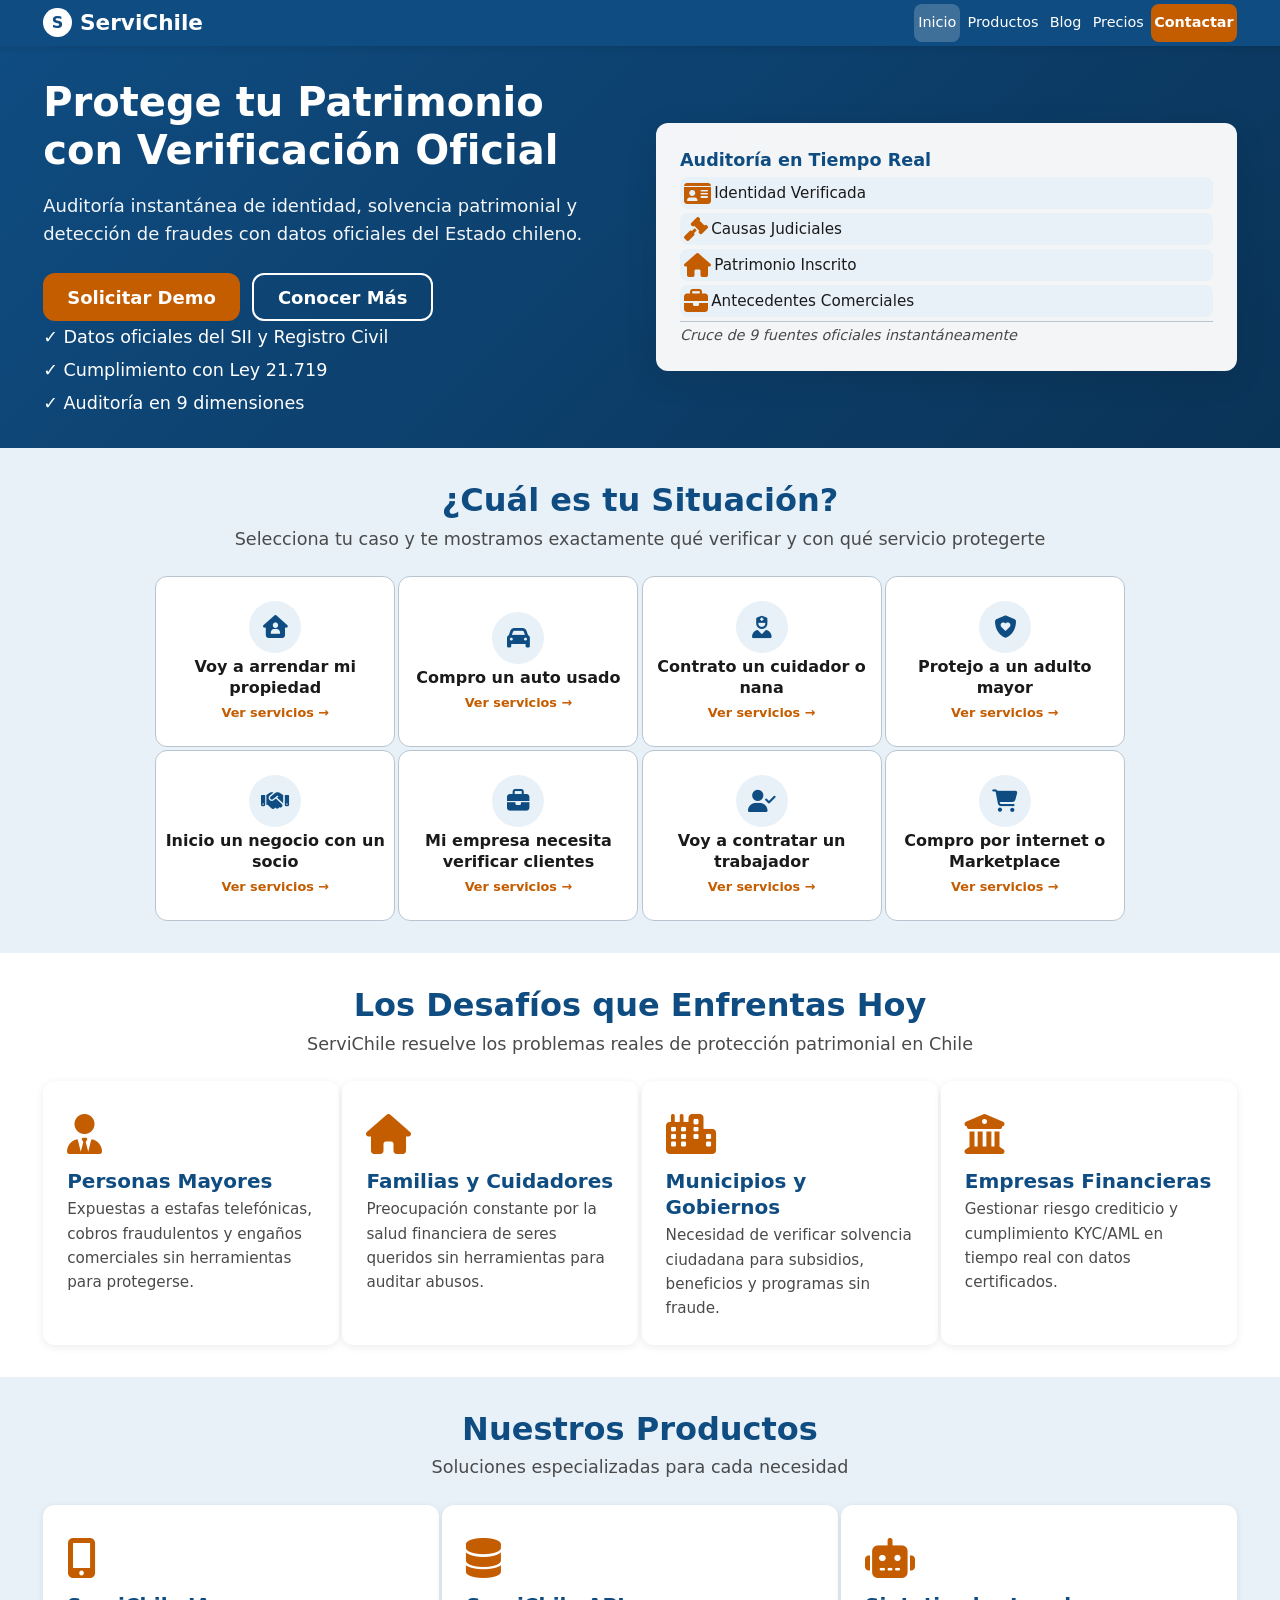
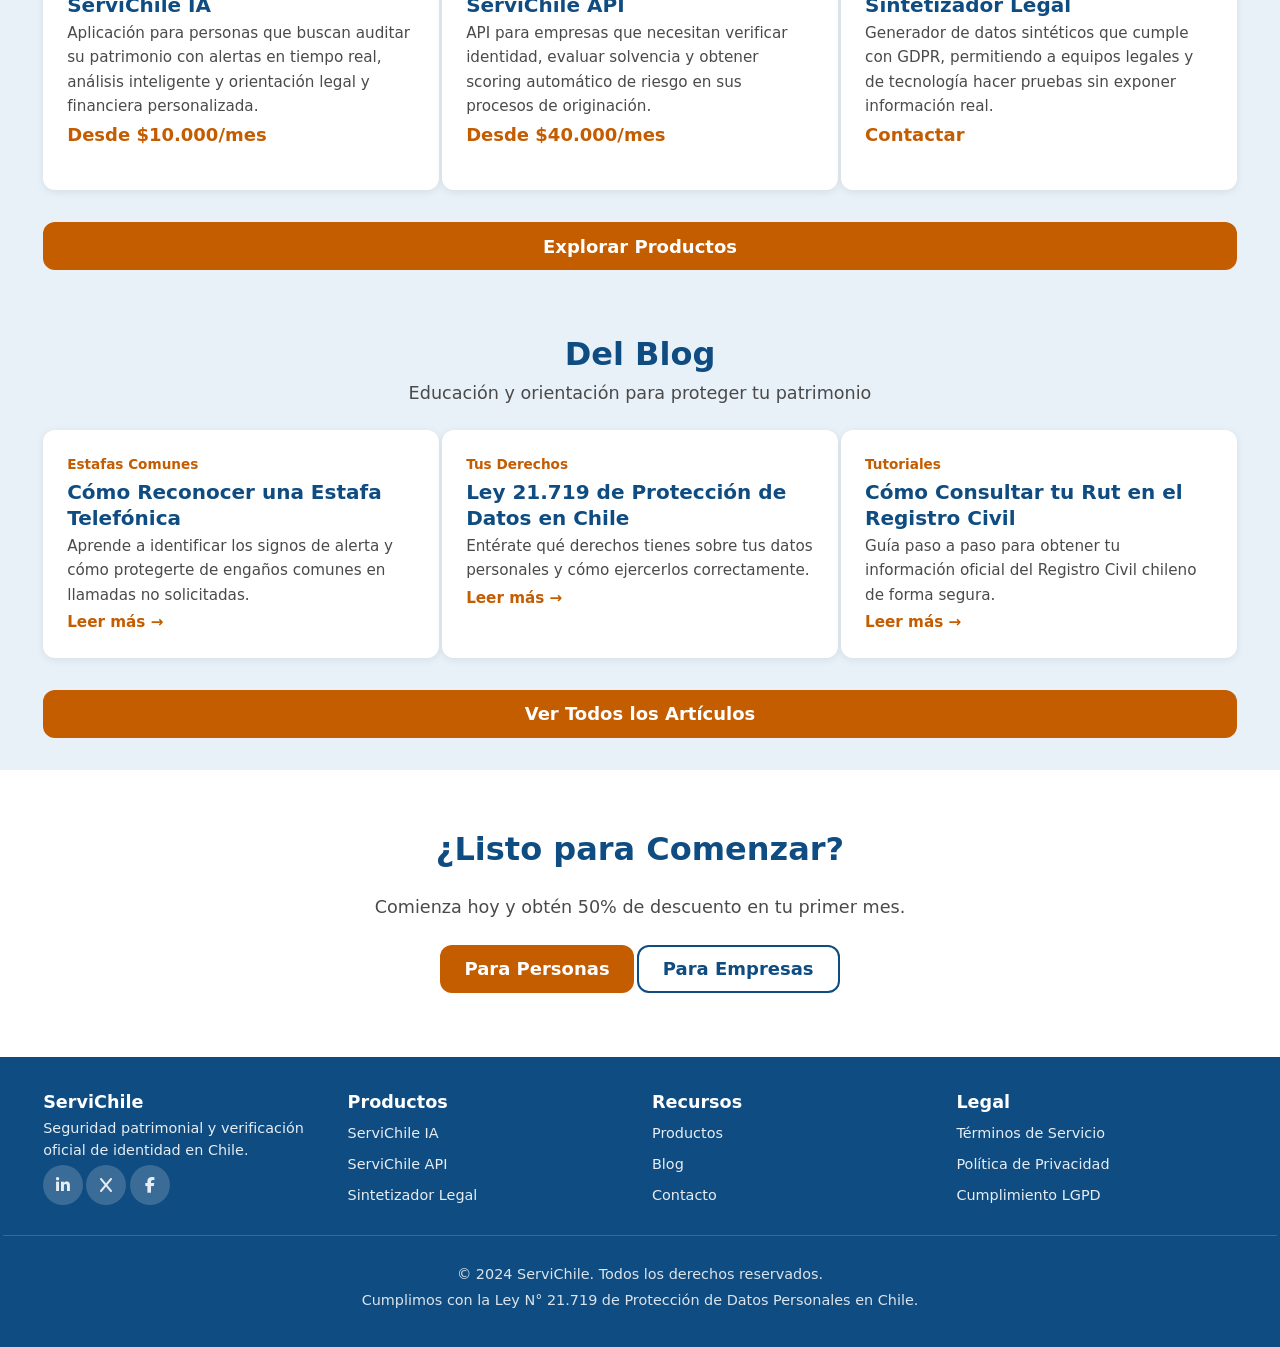
<file: index.html>
<!DOCTYPE html>
<html lang="es-CL">
<head>
  <meta charset="UTF-8">
  <meta name="viewport" content="width=device-width, initial-scale=1.0">
  <meta name="description" content="ServiChile - Verificación oficial de identidad, auditoría patrimonial y prevención de fraudes">
  <meta name="keywords" content="verificación identidad, auditoría patrimonial, prevención fraudes, Chile">
  <meta name="theme-color" content="#0f4c81">
  <title>ServiChile - Verificación de Identidad y Seguridad Patrimonial</title>
  <link rel="icon" href="data:image/svg+xml,%3Csvg xmlns='http://www.w3.org/2000/svg' viewBox='0 0 100 100'%3E%3Ccircle cx='50' cy='50' r='48' fill='%230f4c81'/%3E%3Ctext x='50' y='65' font-size='45' text-anchor='middle' fill='white' font-family='Arial'%3ES%3C/text%3E%3C/svg%3E">
  <link rel="stylesheet" href="css/styles.css">
  <link rel="stylesheet" href="https://cdnjs.cloudflare.com/ajax/libs/font-awesome/6.4.0/css/all.min.css">
</head>
<body>
  
  <nav class="navbar">
    <div class="container">
      <a class="navbar-brand" href="index.html">
        <span style="display: inline-flex; align-items: center; justify-content: center; width: 1.8rem; height: 1.8rem; background-color: #ffffff; color: #0f4c81; border-radius: 50%; font-weight: 700; font-size: 1rem;">S</span>
        ServiChile
      </a>
      <ul class="nav-links">
        <li><a href="index.html" class="active">Inicio</a></li>
        <li><a href="productos.html">Productos</a></li>
        <li><a href="blog.html">Blog</a></li>
        <li><a href="precios.html">Precios</a></li>
        <li><a href="contacto.html" class="btn-cta-small">Contactar</a></li>
      </ul>
    </div>
  </nav>

  
  <section class="hero">
    <div class="container">
      <div class="hero-content">
        <h1>Protege tu Patrimonio<br>con Verificación Oficial</h1>
        <p class="hero-subtitle">Auditoría instantánea de identidad, solvencia patrimonial y detección de fraudes con datos oficiales del Estado chileno.</p>
        <div class="hero-buttons">
          <a href="contacto.html" class="btn btn-primary">Solicitar Demo</a>
          <a href="productos.html" class="btn btn-secondary">Conocer Más</a>
        </div>
        <div class="trust-badges">
          <span>✓ Datos oficiales del SII y Registro Civil</span>
          <span>✓ Cumplimiento con Ley 21.719</span>
          <span>✓ Auditoría en 9 dimensiones</span>
        </div>
      </div>
      <div class="hero-visual">
        <div class="hero-card">
          <div class="card-header">Auditoría en Tiempo Real</div>
          <div class="card-content">
            <div class="stat-item">
              <i class="fas fa-id-card" style="font-size: 1.5rem; color: var(--color-accent);"></i>
              <span>Identidad Verificada</span>
            </div>
            <div class="stat-item">
              <i class="fas fa-gavel" style="font-size: 1.5rem; color: var(--color-accent);"></i>
              <span>Causas Judiciales</span>
            </div>
            <div class="stat-item">
              <i class="fas fa-home" style="font-size: 1.5rem; color: var(--color-accent);"></i>
              <span>Patrimonio Inscrito</span>
            </div>
            <div class="stat-item">
              <i class="fas fa-briefcase" style="font-size: 1.5rem; color: var(--color-accent);"></i>
              <span>Antecedentes Comerciales</span>
            </div>
          </div>
          <div class="card-footer">Cruce de 9 fuentes oficiales instantáneamente</div>
        </div>
      </div>
    </div>
  </section>

  
  <section class="alt">
    <div class="container">
      <div class="section-header">
        <h2>¿Cuál es tu Situación?</h2>
        <p>Selecciona tu caso y te mostramos exactamente qué verificar y con qué servicio protegerte</p>
      </div>
      <div class="cases-grid" id="casesGrid">
        
      </div>
    </div>
  </section>

  
  <section>
    <div class="container">
      <div class="section-header">
        <h2>Los Desafíos que Enfrentas Hoy</h2>
        <p>ServiChile resuelve los problemas reales de protección patrimonial en Chile</p>
      </div>
      <div class="grid">
        <div class="card">
          <div class="card-icon"><i class="fas fa-user-tie"></i></div>
          <h3 class="card-title">Personas Mayores</h3>
          <p class="card-text">Expuestas a estafas telefónicas, cobros fraudulentos y engaños comerciales sin herramientas para protegerse.</p>
        </div>
        <div class="card">
          <div class="card-icon"><i class="fas fa-home"></i></div>
          <h3 class="card-title">Familias y Cuidadores</h3>
          <p class="card-text">Preocupación constante por la salud financiera de seres queridos sin herramientas para auditar abusos.</p>
        </div>
        <div class="card">
          <div class="card-icon"><i class="fas fa-city"></i></div>
          <h3 class="card-title">Municipios y Gobiernos</h3>
          <p class="card-text">Necesidad de verificar solvencia ciudadana para subsidios, beneficios y programas sin fraude.</p>
        </div>
        <div class="card">
          <div class="card-icon"><i class="fas fa-university"></i></div>
          <h3 class="card-title">Empresas Financieras</h3>
          <p class="card-text">Gestionar riesgo crediticio y cumplimiento KYC/AML en tiempo real con datos certificados.</p>
        </div>
      </div>
    </div>
  </section>

  
  <section class="alt">
    <div class="container">
      <div class="section-header">
        <h2>Nuestros Productos</h2>
        <p>Soluciones especializadas para cada necesidad</p>
      </div>
      <div class="grid">
        <div class="card">
          <div class="card-icon"><i class="fas fa-mobile-alt"></i></div>
          <h3 class="card-title">ServiChile IA</h3>
          <p class="card-text">Aplicación para personas que buscan auditar su patrimonio con alertas en tiempo real, análisis inteligente y orientación legal y financiera personalizada.</p>
          <p style="color: var(--color-accent); font-weight: 600; margin-top: var(--space-md);">Desde $10.000/mes</p>
        </div>
        <div class="card">
          <div class="card-icon"><i class="fas fa-database"></i></div>
          <h3 class="card-title">ServiChile API</h3>
          <p class="card-text">API para empresas que necesitan verificar identidad, evaluar solvencia y obtener scoring automático de riesgo en sus procesos de originación.</p>
          <p style="color: var(--color-accent); font-weight: 600; margin-top: var(--space-md);">Desde $40.000/mes</p>
        </div>
        <div class="card">
          <div class="card-icon"><i class="fas fa-robot"></i></div>
          <h3 class="card-title">Sintetizador Legal</h3>
          <p class="card-text">Generador de datos sintéticos que cumple con GDPR, permitiendo a equipos legales y de tecnología hacer pruebas sin exponer información real.</p>
          <p style="color: var(--color-accent); font-weight: 600; margin-top: var(--space-md);">Contactar</p>
        </div>
      </div>
      <div style="text-align: center; margin-top: var(--space-xl);">
        <a href="productos.html" class="btn btn-primary">Explorar Productos</a>
      </div>
    </div>
  </section>

  
  <section class="alt">
    <div class="container">
      <div class="section-header">
        <h2>Del Blog</h2>
        <p>Educación y orientación para proteger tu patrimonio</p>
      </div>
      <div class="grid">
        <div class="card">
          <p style="color: var(--color-accent); font-weight: 600; font-size: 0.85rem; margin: 0 0 var(--space-sm);">Estafas Comunes</p>
          <h3 class="card-title" style="font-size: 1.25rem;">Cómo Reconocer una Estafa Telefónica</h3>
          <p class="card-text">Aprende a identificar los signos de alerta y cómo protegerte de engaños comunes en llamadas no solicitadas.</p>
          <a href="blog.html" style="color: var(--color-accent); font-weight: 600; text-decoration: none; font-size: 0.95rem;">Leer más →</a>
        </div>
        <div class="card">
          <p style="color: var(--color-accent); font-weight: 600; font-size: 0.85rem; margin: 0 0 var(--space-sm);">Tus Derechos</p>
          <h3 class="card-title" style="font-size: 1.25rem;">Ley 21.719 de Protección de Datos en Chile</h3>
          <p class="card-text">Entérate qué derechos tienes sobre tus datos personales y cómo ejercerlos correctamente.</p>
          <a href="blog.html" style="color: var(--color-accent); font-weight: 600; text-decoration: none; font-size: 0.95rem;">Leer más →</a>
        </div>
        <div class="card">
          <p style="color: var(--color-accent); font-weight: 600; font-size: 0.85rem; margin: 0 0 var(--space-sm);">Tutoriales</p>
          <h3 class="card-title" style="font-size: 1.25rem;">Cómo Consultar tu Rut en el Registro Civil</h3>
          <p class="card-text">Guía paso a paso para obtener tu información oficial del Registro Civil chileno de forma segura.</p>
          <a href="blog.html" style="color: var(--color-accent); font-weight: 600; text-decoration: none; font-size: 0.95rem;">Leer más →</a>
        </div>
      </div>
      <div style="text-align: center; margin-top: var(--space-xl);">
        <a href="blog.html" class="btn btn-primary">Ver Todos los Artículos</a>
      </div>
    </div>
  </section>

  
  <section>
    <div class="container" style="text-align: center;">
      <h2 style="font-size: 2rem; color: var(--color-primary); margin-bottom: var(--space-lg);">¿Listo para Comenzar?</h2>
      <p style="font-size: 1.1rem; color: var(--color-muted); margin-bottom: var(--space-lg); max-width: 600px; margin-left: auto; margin-right: auto;">Comienza hoy y obtén 50% de descuento en tu primer mes.</p>
      <div style="display: flex; gap: var(--space-md); justify-content: center; flex-wrap: wrap;">
        <a href="contacto.html" class="btn btn-primary">Para Personas</a>
        <a href="contacto.html" class="btn btn-outline">Para Empresas</a>
      </div>
    </div>
  </section>

  
  <footer class="footer">
    <div class="container">
      <div class="footer-section">
        <h4>ServiChile</h4>
        <p>Seguridad patrimonial y verificación oficial de identidad en Chile.</p>
        <div class="footer-social">
          <a href="https://linkedin.com" target="_blank" rel="noopener" aria-label="LinkedIn"><i class="fab fa-linkedin-in"></i></a>
          <a href="https://twitter.com" target="_blank" rel="noopener" aria-label="Twitter"><i class="fab fa-x"></i></a>
          <a href="https://facebook.com" target="_blank" rel="noopener" aria-label="Facebook"><i class="fab fa-facebook-f"></i></a>
        </div>
      </div>
      <div class="footer-section">
        <h4>Productos</h4>
        <ul>
          <li><a href="productos.html">ServiChile IA</a></li>
          <li><a href="productos.html">ServiChile API</a></li>
          <li><a href="productos.html">Sintetizador Legal</a></li>
        </ul>
      </div>
      <div class="footer-section">
        <h4>Recursos</h4>
        <ul>
          <li><a href="productos.html">Productos</a></li>
          <li><a href="blog.html">Blog</a></li>
          <li><a href="contacto.html">Contacto</a></li>
        </ul>
      </div>
      <div class="footer-section">
        <h4>Legal</h4>
        <ul>
          <li><a href="#">Términos de Servicio</a></li>
          <li><a href="#">Política de Privacidad</a></li>
          <li><a href="#">Cumplimiento LGPD</a></li>
        </ul>
      </div>
    </div>
    <div class="footer-bottom">
      <p>&copy; 2024 ServiChile. Todos los derechos reservados.</p>
      <p style="margin-top: var(--space-sm);">Cumplimos con la Ley N° 21.719 de Protección de Datos Personales en Chile.</p>
    </div>
  </footer>

  
  <div class="modal" id="casesModal" role="dialog" aria-modal="true" aria-labelledby="casesModalTitle" aria-hidden="true">
    <div class="modal__dialog" role="document">
      <div class="modal__header">
        <div>
          <h3 id="casesModalTitle">Título del caso</h3>
          <p id="casesModalSubtitle">Subtítulo</p>
        </div>
        <button type="button" class="modal__close" id="casesModalClose" aria-label="Cerrar">&times;</button>
      </div>
      <div class="modal__body" id="casesModalBody">
        
      </div>
    </div>
  </div>

  <script src="js/main.js"></script>
</body>
</html>
</file>
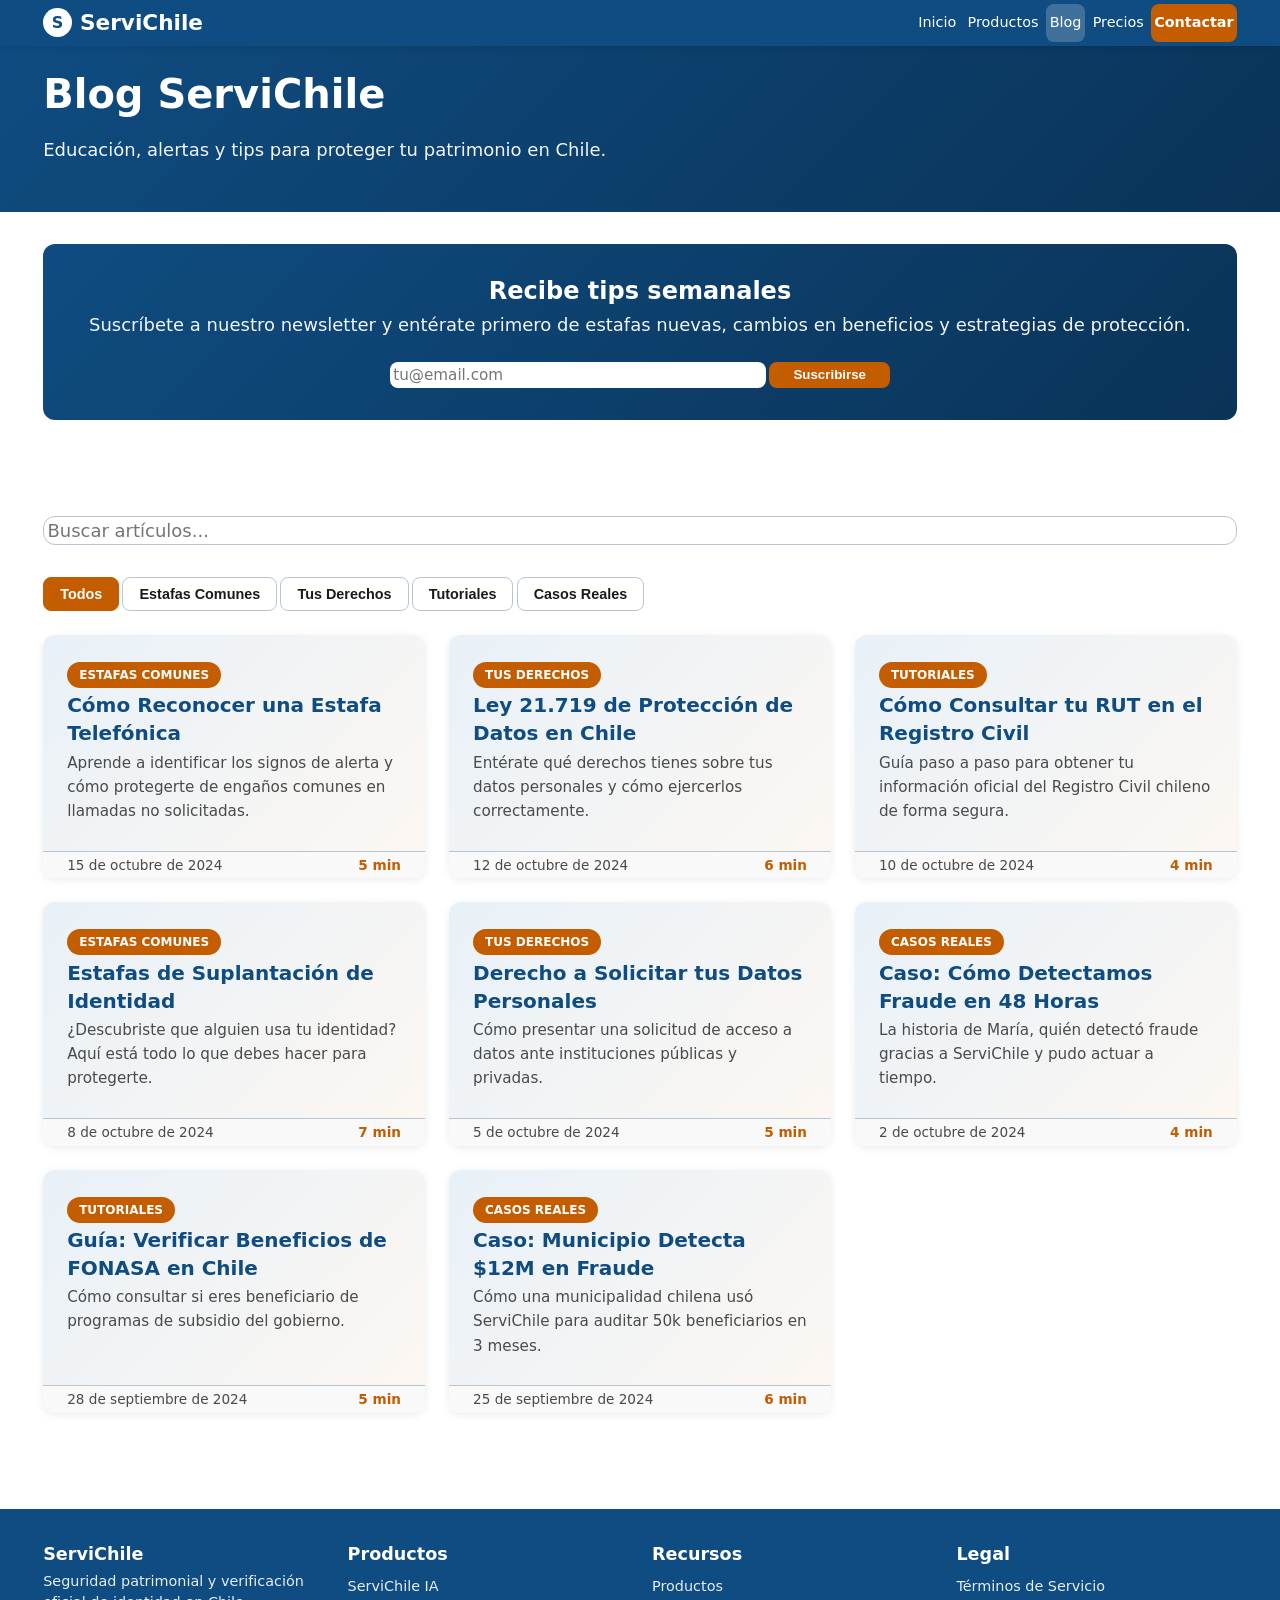
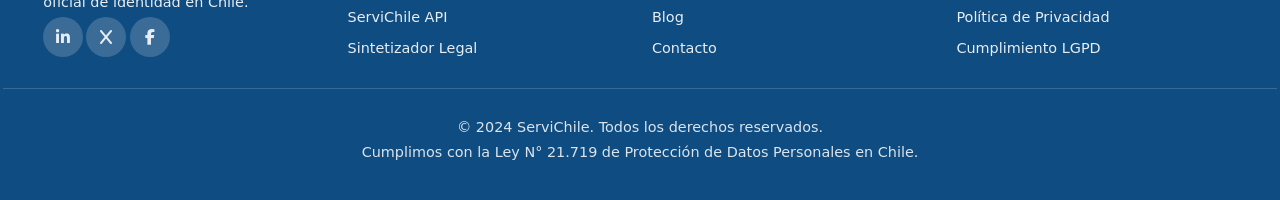
<file: blog.html>
<!DOCTYPE html>
<html lang="es-CL">
<head>
  <meta charset="UTF-8">
  <meta name="viewport" content="width=device-width, initial-scale=1.0">
  <meta name="description" content="Blog ServiChile - Educación sobre protección patrimonial y fraude en Chile">
  <meta name="theme-color" content="#0f4c81">
  <title>Blog - ServiChile</title>
  <link rel="icon" href="data:image/svg+xml,%3Csvg xmlns='http://www.w3.org/2000/svg' viewBox='0 0 100 100'%3E%3Ccircle cx='50' cy='50' r='48' fill='%230f4c81'/%3E%3Ctext x='50' y='65' font-size='45' text-anchor='middle' fill='white' font-family='Arial'%3ES%3C/text%3E%3C/svg%3E">
  <link rel="stylesheet" href="css/styles.css">
  <link rel="stylesheet" href="https://cdnjs.cloudflare.com/ajax/libs/font-awesome/6.4.0/css/all.min.css">
  <style>
    .blog-grid {
      display: grid;
      grid-template-columns: repeat(auto-fill, minmax(320px, 1fr));
      gap: var(--space-lg);
      margin-bottom: var(--space-xl);
    }

    .blog-card {
      background-color: #ffffff;
      border-radius: var(--radius);
      overflow: hidden;
      box-shadow: 0 2px 8px rgba(0, 0, 0, 0.08);
      transition: all 0.2s ease;
      cursor: pointer;
      display: flex;
      flex-direction: column;
    }

    .blog-card:hover {
      box-shadow: 0 8px 24px rgba(0, 0, 0, 0.12);
      transform: translateY(-4px);
    }

    .blog-card-header {
      background: linear-gradient(135deg, var(--color-secondary) 0%, rgba(196, 92, 0, 0.05) 100%);
      padding: var(--space-lg);
      flex-grow: 1;
      display: flex;
      flex-direction: column;
      justify-content: space-between;
    }

    .blog-category {
      display: inline-block;
      background-color: var(--color-accent);
      color: #ffffff;
      padding: 0.25rem 0.75rem;
      border-radius: 9999px;
      font-size: 0.75rem;
      font-weight: 700;
      text-transform: uppercase;
      margin-bottom: var(--space-md);
      width: fit-content;
    }

    .blog-title {
      font-size: 1.25rem;
      font-weight: 700;
      color: var(--color-primary);
      margin: 0 0 var(--space-md);
      line-height: 1.4;
    }

    .blog-excerpt {
      color: var(--color-muted);
      font-size: 0.95rem;
      margin: 0 0 var(--space-md);
      line-height: 1.6;
    }

    .blog-footer {
      padding: var(--space-md) var(--space-lg);
      background-color: #f9f9f9;
      border-top: 1px solid var(--color-border);
      display: flex;
      justify-content: space-between;
      align-items: center;
    }

    .blog-date {
      color: var(--color-muted);
      font-size: 0.85rem;
    }

    .blog-readtime {
      color: var(--color-accent);
      font-size: 0.85rem;
      font-weight: 600;
    }

    .search-box {
      margin-bottom: var(--space-xl);
    }

    .search-input {
      width: 100%;
      padding: var(--space-md);
      border: 1px solid var(--color-border);
      border-radius: var(--radius);
      font-family: var(--font-base);
      font-size: var(--font-size-base);
      transition: all 0.2s ease;
    }

    .search-input:focus {
      outline: none;
      border-color: var(--color-primary);
      box-shadow: 0 0 0 3px rgba(15, 76, 129, 0.1);
    }

    .filters {
      display: flex;
      gap: var(--space-md);
      margin-bottom: var(--space-lg);
      flex-wrap: wrap;
    }

    .filter-btn {
      padding: 0.5rem 1rem;
      border: 1px solid var(--color-border);
      background-color: #ffffff;
      color: var(--color-text);
      border-radius: var(--radius-sm);
      cursor: pointer;
      font-weight: 600;
      font-size: 0.9rem;
      transition: all 0.2s ease;
    }

    .filter-btn.active {
      background-color: var(--color-accent);
      color: #ffffff;
      border-color: var(--color-accent);
    }

    .filter-btn:hover {
      border-color: var(--color-accent);
    }

    .newsletter-box {
      background: linear-gradient(135deg, var(--color-primary) 0%, var(--color-primary-dark) 100%);
      color: #ffffff;
      padding: var(--space-xl);
      border-radius: var(--radius);
      text-align: center;
      margin-bottom: var(--space-xl);
    }

    .newsletter-box h3 {
      margin: 0 0 var(--space-md);
      font-size: 1.5rem;
    }

    .newsletter-box p {
      margin: 0 0 var(--space-lg);
      opacity: 0.95;
    }

    .newsletter-form {
      display: flex;
      gap: var(--space-md);
      max-width: 500px;
      margin: 0 auto;
    }

    .newsletter-input {
      flex: 1;
      padding: var(--space-sm) var(--space-md);
      border: none;
      border-radius: var(--radius-sm);
      font-family: var(--font-base);
      font-size: 0.95rem;
    }

    .newsletter-btn {
      padding: var(--space-sm) var(--space-lg);
      background-color: var(--color-accent);
      color: #ffffff;
      border: none;
      border-radius: var(--radius-sm);
      font-weight: 600;
      cursor: pointer;
      transition: all 0.2s ease;
    }

    .newsletter-btn:hover {
      background-color: var(--color-accent-dark);
      transform: translateY(-2px);
    }

    @media (max-width: 768px) {
      .newsletter-form {
        flex-direction: column;
      }

      .blog-grid {
        grid-template-columns: 1fr;
      }

      .newsletter-box h3 {
        font-size: 1.25rem;
      }

      .blog-title {
        font-size: 1.1rem;
      }

      .filters {
        gap: var(--space-sm);
      }

      .filter-btn {
        font-size: 0.85rem;
        padding: 0.4rem 0.8rem;
      }
    }

    @media (max-width: 640px) {
      .blog-grid {
        gap: var(--space-md);
      }

      .blog-card-header {
        padding: var(--space-md);
      }

      .blog-title {
        font-size: 1rem;
        margin-bottom: var(--space-sm);
      }

      .blog-excerpt {
        font-size: 0.9rem;
        margin-bottom: var(--space-sm);
      }

      .blog-footer {
        flex-direction: column;
        gap: var(--space-sm);
        align-items: flex-start;
      }

      .filters {
        flex-wrap: wrap;
        gap: 6px;
      }

      .filter-btn {
        font-size: 0.8rem;
        padding: 0.35rem 0.7rem;
      }

      .newsletter-input {
        font-size: 16px; /* Previene zoom en iOS */
      }

      .search-input {
        font-size: 16px;
      }
    }
  </style>
</head>
<body>
  
  <nav class="navbar">
    <div class="container">
      <a class="navbar-brand" href="index.html">
        <span style="display: inline-flex; align-items: center; justify-content: center; width: 1.8rem; height: 1.8rem; background-color: #ffffff; color: #0f4c81; border-radius: 50%; font-weight: 700; font-size: 1rem;">S</span>
        ServiChile
      </a>
      <ul class="nav-links">
        <li><a href="index.html">Inicio</a></li>
        <li><a href="productos.html">Productos</a></li>
        <li><a href="blog.html" class="active">Blog</a></li>
        <li><a href="precios.html">Precios</a></li>
        <li><a href="contacto.html" class="btn-cta-small">Contactar</a></li>
      </ul>
    </div>
  </nav>

  
  <section class="hero" style="padding: var(--space-lg) var(--space-md);">
    <div class="container" style="grid-template-columns: 1fr;">
      <div class="hero-content">
        <h1>Blog ServiChile</h1>
        <p class="hero-subtitle">Educación, alertas y tips para proteger tu patrimonio en Chile.</p>
      </div>
    </div>
  </section>

  
  <section>
    <div class="container">
      <div class="newsletter-box">
        <h3>Recibe tips semanales</h3>
        <p>Suscríbete a nuestro newsletter y entérate primero de estafas nuevas, cambios en beneficios y estrategias de protección.</p>
        <form class="newsletter-form" onsubmit="handleNewsletter(event)">
          <input type="email" class="newsletter-input" placeholder="tu@email.com" required>
          <button type="submit" class="newsletter-btn">Suscribirse</button>
        </form>
      </div>
    </div>
  </section>

  
  <section>
    <div class="container">
      
      <div class="search-box">
        <input type="text" id="searchInput" class="search-input" placeholder="Buscar artículos..." onkeyup="filterBlog()">
      </div>

      
      <div class="filters">
        <button class="filter-btn active" onclick="filterByCategory('all')">Todos</button>
        <button class="filter-btn" onclick="filterByCategory('estafas')">Estafas Comunes</button>
        <button class="filter-btn" onclick="filterByCategory('derechos')">Tus Derechos</button>
        <button class="filter-btn" onclick="filterByCategory('tutoriales')">Tutoriales</button>
        <button class="filter-btn" onclick="filterByCategory('casos')">Casos Reales</button>
      </div>

      
      <div id="blogGrid" class="blog-grid"></div>
    </div>
  </section>

  
  <footer class="footer">
    <div class="container">
      <div class="footer-section">
        <h4>ServiChile</h4>
        <p>Seguridad patrimonial y verificación oficial de identidad en Chile.</p>
        <div class="footer-social">
          <a href="https://linkedin.com" target="_blank" rel="noopener" aria-label="LinkedIn"><i class="fab fa-linkedin-in"></i></a>
          <a href="https://twitter.com" target="_blank" rel="noopener" aria-label="Twitter"><i class="fab fa-x"></i></a>
          <a href="https://facebook.com" target="_blank" rel="noopener" aria-label="Facebook"><i class="fab fa-facebook-f"></i></a>
        </div>
      </div>
      <div class="footer-section">
        <h4>Productos</h4>
        <ul>
          <li><a href="productos.html">ServiChile IA</a></li>
          <li><a href="productos.html">ServiChile API</a></li>
          <li><a href="productos.html">Sintetizador Legal</a></li>
        </ul>
      </div>
      <div class="footer-section">
        <h4>Recursos</h4>
        <ul>
          <li><a href="productos.html">Productos</a></li>
          <li><a href="blog.html">Blog</a></li>
          <li><a href="contacto.html">Contacto</a></li>
        </ul>
      </div>
      <div class="footer-section">
        <h4>Legal</h4>
        <ul>
          <li><a href="#">Términos de Servicio</a></li>
          <li><a href="#">Política de Privacidad</a></li>
          <li><a href="#">Cumplimiento LGPD</a></li>
        </ul>
      </div>
    </div>
    <div class="footer-bottom">
      <p>&copy; 2024 ServiChile. Todos los derechos reservados.</p>
      <p style="margin-top: var(--space-sm);">Cumplimos con la Ley N° 21.719 de Protección de Datos Personales en Chile.</p>
    </div>
  </footer>

  <script>
    const blogPosts = [
      {
        id: 1,
        title: "Cómo Reconocer una Estafa Telefónica",
        excerpt: "Aprende a identificar los signos de alerta y cómo protegerte de engaños comunes en llamadas no solicitadas.",
        category: "estafas",
        date: "2024-10-15",
        readtime: "5 min"
      },
      {
        id: 2,
        title: "Ley 21.719 de Protección de Datos en Chile",
        excerpt: "Entérate qué derechos tienes sobre tus datos personales y cómo ejercerlos correctamente.",
        category: "derechos",
        date: "2024-10-12",
        readtime: "6 min"
      },
      {
        id: 3,
        title: "Cómo Consultar tu RUT en el Registro Civil",
        excerpt: "Guía paso a paso para obtener tu información oficial del Registro Civil chileno de forma segura.",
        category: "tutoriales",
        date: "2024-10-10",
        readtime: "4 min"
      },
      {
        id: 4,
        title: "Estafas de Suplantación de Identidad",
        excerpt: "¿Descubriste que alguien usa tu identidad? Aquí está todo lo que debes hacer para protegerte.",
        category: "estafas",
        date: "2024-10-08",
        readtime: "7 min"
      },
      {
        id: 5,
        title: "Derecho a Solicitar tus Datos Personales",
        excerpt: "Cómo presentar una solicitud de acceso a datos ante instituciones públicas y privadas.",
        category: "derechos",
        date: "2024-10-05",
        readtime: "5 min"
      },
      {
        id: 6,
        title: "Caso: Cómo Detectamos Fraude en 48 Horas",
        excerpt: "La historia de María, quién detectó fraude gracias a ServiChile y pudo actuar a tiempo.",
        category: "casos",
        date: "2024-10-02",
        readtime: "4 min"
      },
      {
        id: 7,
        title: "Guía: Verificar Beneficios de FONASA en Chile",
        excerpt: "Cómo consultar si eres beneficiario de programas de subsidio del gobierno.",
        category: "tutoriales",
        date: "2024-09-28",
        readtime: "5 min"
      },
      {
        id: 8,
        title: "Caso: Municipio Detecta $12M en Fraude",
        excerpt: "Cómo una municipalidad chilena usó ServiChile para auditar 50k beneficiarios en 3 meses.",
        category: "casos",
        date: "2024-09-25",
        readtime: "6 min"
      }
    ];

    let currentFilter = 'all';

    function renderBlog(posts) {
      const grid = document.getElementById('blogGrid');
      grid.innerHTML = posts.map(post => `
        <div class="blog-card" onclick="goToPost(${post.id})">
          <div class="blog-card-header">
            <div>
              <span class="blog-category">${getCategoryLabel(post.category)}</span>
              <h3 class="blog-title">${post.title}</h3>
              <p class="blog-excerpt">${post.excerpt}</p>
            </div>
          </div>
          <div class="blog-footer">
            <span class="blog-date">${formatDate(post.date)}</span>
            <span class="blog-readtime">${post.readtime}</span>
          </div>
        </div>
      `).join('');
    }

    function getCategoryLabel(cat) {
      const labels = {
        estafas: 'Estafas Comunes',
        derechos: 'Tus Derechos',
        tutoriales: 'Tutoriales',
        casos: 'Casos Reales'
      };
      return labels[cat] || cat;
    }

    function formatDate(date) {
      const d = new Date(date);
      return d.toLocaleDateString('es-CL', { year: 'numeric', month: 'long', day: 'numeric' });
    }

    function filterByCategory(cat) {
      currentFilter = cat;
      document.querySelectorAll('.filter-btn').forEach(btn => btn.classList.remove('active'));
      event.target.classList.add('active');
      const filtered = cat === 'all' ? blogPosts : blogPosts.filter(p => p.category === cat);
      renderBlog(filtered);
    }

    function filterBlog() {
      const search = document.getElementById('searchInput').value.toLowerCase();
      const filtered = blogPosts.filter(p => 
        (currentFilter === 'all' || p.category === currentFilter) &&
        (p.title.toLowerCase().includes(search) || p.excerpt.toLowerCase().includes(search))
      );
      renderBlog(filtered);
    }

    function goToPost(id) {
      alert(`Artículo #${id} - Este es un placeholder. Aquí iría el contenido completo del post.`);
    }

    function handleNewsletter(e) {
      e.preventDefault();
      alert('¡Gracias por suscribirte! Confirma tu email para continuar.');
      e.target.reset();
    }

    // Initial render
    renderBlog(blogPosts);
  </script>
</body>
</html>
</file>
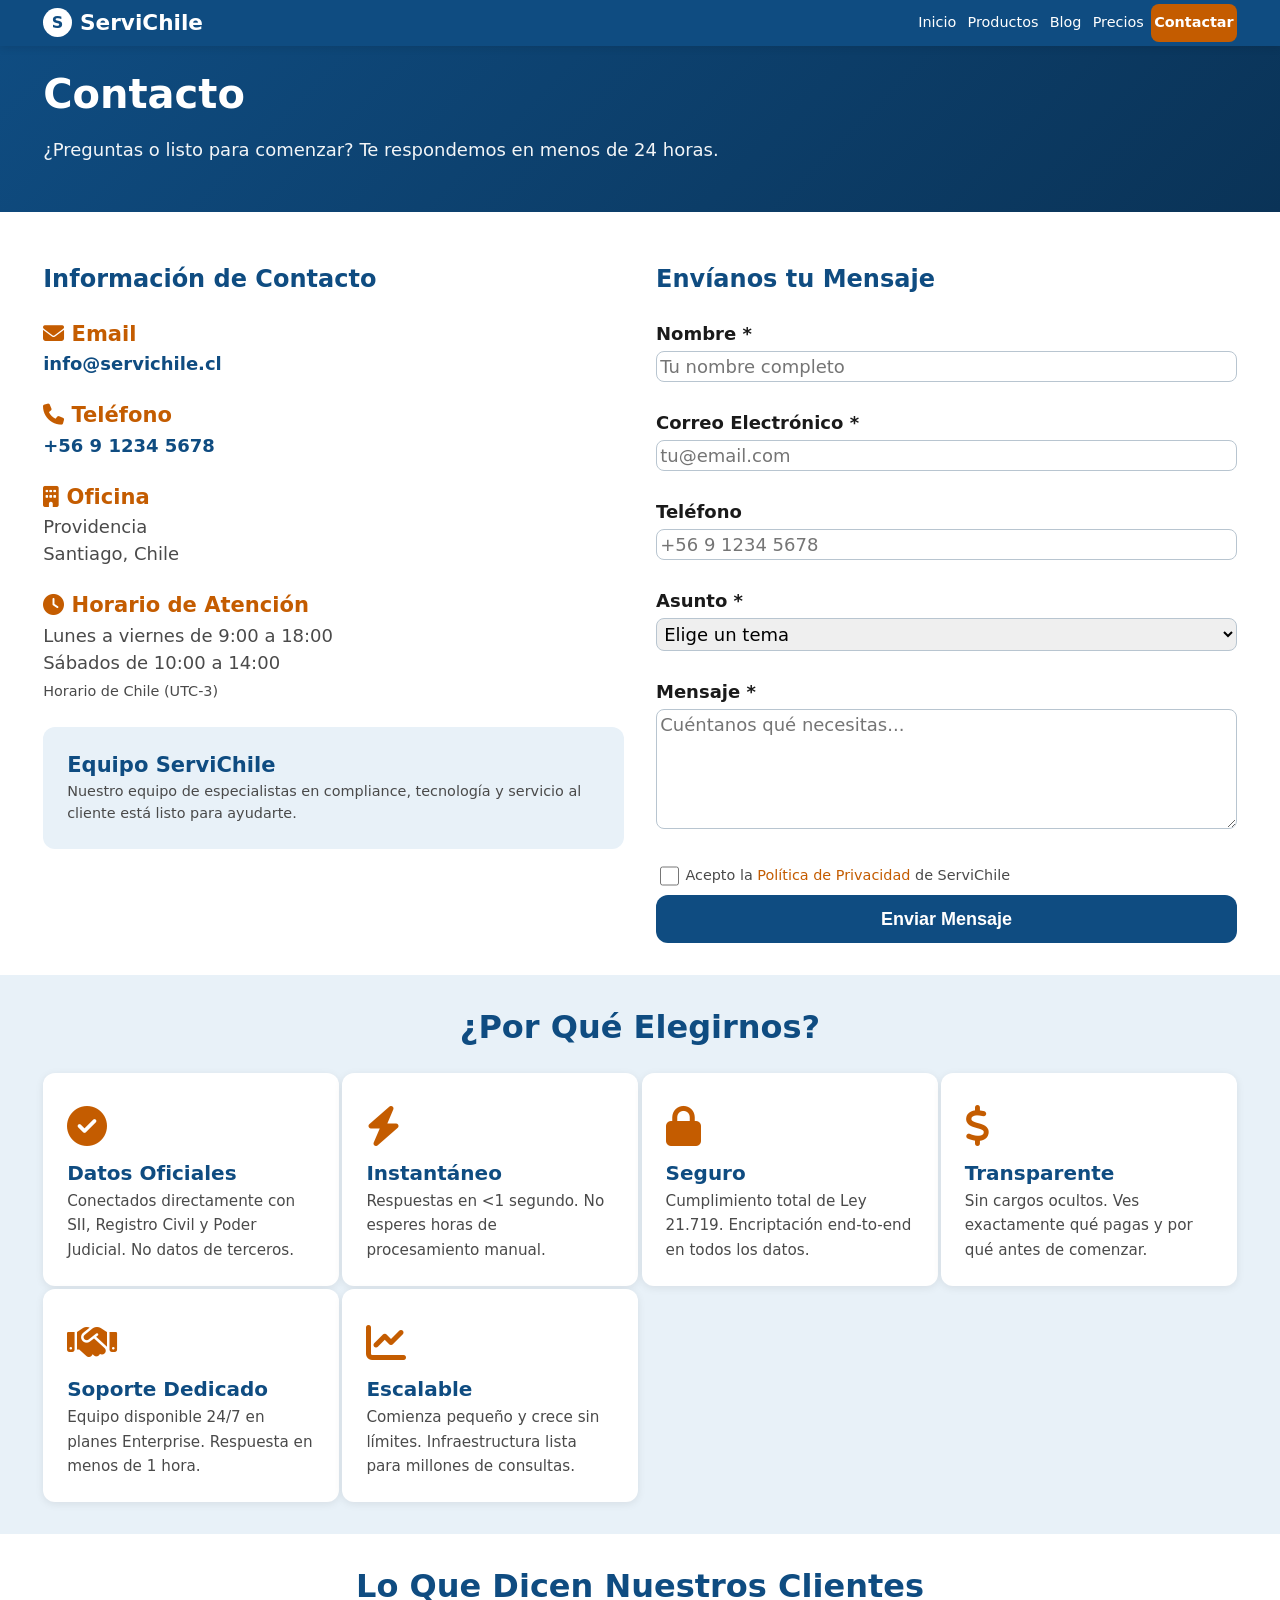
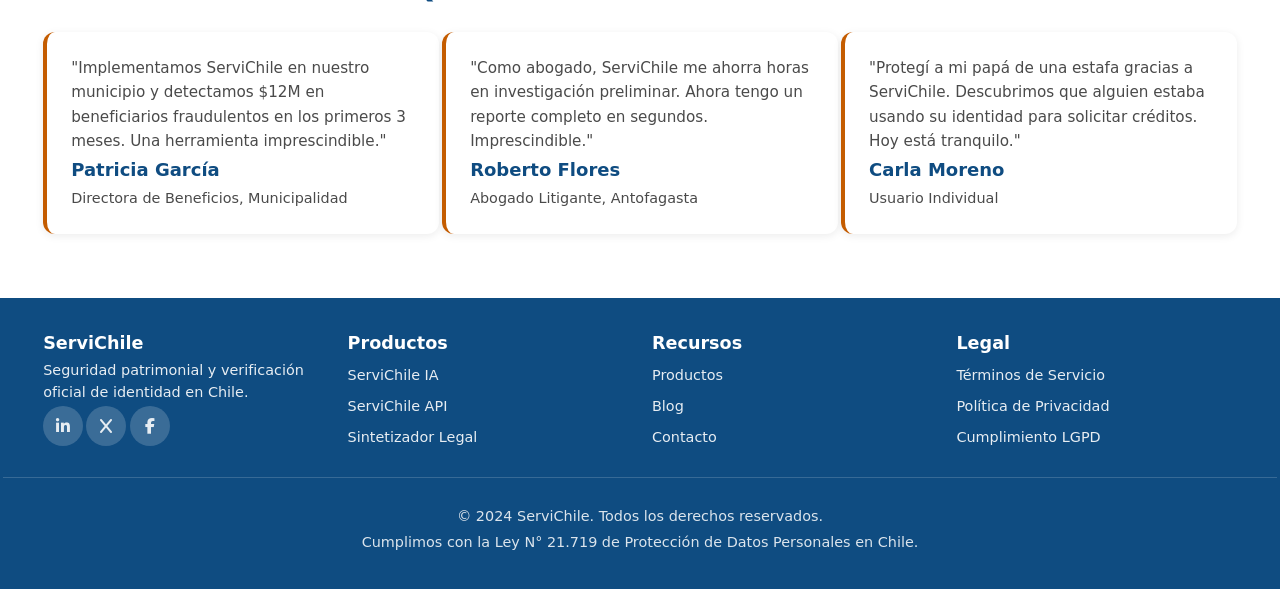
<file: contacto.html>
<!DOCTYPE html>
<html lang="es-CL">
<head>
  <meta charset="UTF-8">
  <meta name="viewport" content="width=device-width, initial-scale=1.0">
  <meta name="description" content="Contacto ServiChile - Solicita una demo o consulta sobre nuestros servicios">
  <meta name="theme-color" content="#0f4c81">
  <title>Contacto - ServiChile</title>
  <link rel="icon" href="data:image/svg+xml,%3Csvg xmlns='http://www.w3.org/2000/svg' viewBox='0 0 100 100'%3E%3Ccircle cx='50' cy='50' r='48' fill='%230f4c81'/%3E%3Ctext x='50' y='65' font-size='45' text-anchor='middle' fill='white' font-family='Arial'%3ES%3C/text%3E%3C/svg%3E">
  <link rel="stylesheet" href="css/styles.css">
  <link rel="stylesheet" href="https://cdnjs.cloudflare.com/ajax/libs/font-awesome/6.4.0/css/all.min.css">
</head>
<body>
  
  <nav class="navbar">
    <div class="container">
      <a class="navbar-brand" href="index.html">
        <span style="display: inline-flex; align-items: center; justify-content: center; width: 1.8rem; height: 1.8rem; background-color: #ffffff; color: #0f4c81; border-radius: 50%; font-weight: 700; font-size: 1rem;">S</span>
        ServiChile
      </a>
      <ul class="nav-links">
        <li><a href="index.html">Inicio</a></li>
        <li><a href="productos.html">Productos</a></li>
        <li><a href="blog.html">Blog</a></li>
        <li><a href="precios.html">Precios</a></li>
        <li><a href="contacto.html" class="active btn-cta-small">Contactar</a></li>
      </ul>
    </div>
  </nav>

  
  <section class="hero" style="padding: var(--space-lg) var(--space-md);">
    <div class="container" style="grid-template-columns: 1fr;">
      <div class="hero-content">
        <h1>Contacto</h1>
        <p class="hero-subtitle">¿Preguntas o listo para comenzar? Te respondemos en menos de 24 horas.</p>
      </div>
    </div>
  </section>

  
  <section>
    <div class="container">
      <div style="display: grid; grid-template-columns: 1fr 1fr; gap: var(--space-xl);" class="responsive-grid">
        
        <div>
          <h2 style="color: var(--color-primary); margin-bottom: var(--space-lg); font-size: 1.5rem;">Información de Contacto</h2>
          
          <div style="margin-bottom: var(--space-lg);">
            <h3 style="color: var(--color-accent); margin-bottom: var(--space-md);"><i class="fas fa-envelope"></i> Email</h3>
            <p style="margin: 0;">
              <a href="mailto:info@servichile.cl" style="color: var(--color-primary); text-decoration: none; font-weight: 600;">info@servichile.cl</a>
            </p>
          </div>

          <div style="margin-bottom: var(--space-lg);">
            <h3 style="color: var(--color-accent); margin-bottom: var(--space-md);"><i class="fas fa-phone"></i> Teléfono</h3>
            <p style="margin: 0;">
              <a href="tel:+56912345678" style="color: var(--color-primary); text-decoration: none; font-weight: 600;">+56 9 1234 5678</a>
            </p>
          </div>

          <div style="margin-bottom: var(--space-lg);">
            <h3 style="color: var(--color-accent); margin-bottom: var(--space-md);"><i class="fas fa-building"></i> Oficina</h3>
            <p style="margin: 0; color: var(--color-muted);">
              Providencia<br>
              Santiago, Chile
            </p>
          </div>

          <div style="margin-bottom: var(--space-lg);">
            <h3 style="color: var(--color-accent); margin-bottom: var(--space-md);"><i class="fas fa-clock"></i> Horario de Atención</h3>
            <p style="margin: 0; color: var(--color-muted);">
              Lunes a viernes de 9:00 a 18:00<br>
              Sábados de 10:00 a 14:00<br>
              <span style="font-size: 0.9rem;">Horario de Chile (UTC-3)</span>
            </p>
          </div>

          <div style="padding: var(--space-lg); background-color: var(--color-secondary); border-radius: var(--radius);">
            <h3 style="color: var(--color-primary); margin-top: 0; margin-bottom: var(--space-md);">Equipo ServiChile</h3>
            <p style="margin: 0; color: var(--color-muted); font-size: 0.9rem;">
              Nuestro equipo de especialistas en compliance, tecnología y servicio al cliente está listo para ayudarte.
            </p>
          </div>
        </div>

        
        <div>
          <h2 style="color: var(--color-primary); margin-bottom: var(--space-lg); font-size: 1.5rem;">Envíanos tu Mensaje</h2>
          
          <form id="contactForm" style="display: flex; flex-direction: column; gap: var(--space-md);">
            <div class="field">
              <label class="field__label" for="name">Nombre *</label>
              <input id="name" class="field__input" type="text" name="name" required placeholder="Tu nombre completo">
            </div>

            <div class="field">
              <label class="field__label" for="email">Correo Electrónico *</label>
              <input id="email" class="field__input" type="email" name="email" required placeholder="tu@email.com">
            </div>

            <div class="field">
              <label class="field__label" for="phone">Teléfono</label>
              <input id="phone" class="field__input" type="tel" name="phone" placeholder="+56 9 1234 5678">
            </div>

            <div class="field">
              <label class="field__label" for="subject">Asunto *</label>
              <select id="subject" class="field__input" name="subject" required>
                <option value="">Elige un tema</option>
                <option value="demo">Solicitar demostración</option>
                <option value="pricing">Información de precios</option>
                <option value="integration">Integración técnica</option>
                <option value="support">Soporte y ayuda</option>
                <option value="other">Otro tema</option>
              </select>
            </div>

            <div class="field">
              <label class="field__label" for="message">Mensaje *</label>
              <textarea id="message" class="field__textarea" name="message" required placeholder="Cuéntanos qué necesitas..." minlength="10" maxlength="1000"></textarea>
            </div>

            <div style="display: flex; align-items: center; gap: var(--space-md); margin-bottom: var(--space-md);">
              <input id="privacy" type="checkbox" name="privacy" required style="width: 1.2rem; height: 1.2rem; cursor: pointer;">
              <label for="privacy" style="margin: 0; color: var(--color-muted); font-size: 0.9rem; cursor: pointer;">
                Acepto la <a href="#" style="color: var(--color-accent); text-decoration: none;">Política de Privacidad</a> de ServiChile
              </label>
            </div>

            <button type="submit" class="submit-btn">Enviar Mensaje</button>
            <p id="formStatus" class="error-text" role="alert" aria-live="assertive" style="display: none;"></p>
          </form>
        </div>
      </div>
    </div>
  </section>

  
  <section class="alt">
    <div class="container">
      <div class="section-header">
        <h2>¿Por Qué Elegirnos?</h2>
      </div>

      <div class="grid">
        <div class="card">
          <div class="card-icon"><i class="fas fa-check-circle"></i></div>
          <h3 class="card-title">Datos Oficiales</h3>
          <p class="card-text">Conectados directamente con SII, Registro Civil y Poder Judicial. No datos de terceros.</p>
        </div>

        <div class="card">
          <div class="card-icon"><i class="fas fa-bolt"></i></div>
          <h3 class="card-title">Instantáneo</h3>
          <p class="card-text">Respuestas en &lt;1 segundo. No esperes horas de procesamiento manual.</p>
        </div>

        <div class="card">
          <div class="card-icon"><i class="fas fa-lock"></i></div>
          <h3 class="card-title">Seguro</h3>
          <p class="card-text">Cumplimiento total de Ley 21.719. Encriptación end-to-end en todos los datos.</p>
        </div>

        <div class="card">
          <div class="card-icon"><i class="fas fa-dollar-sign"></i></div>
          <h3 class="card-title">Transparente</h3>
          <p class="card-text">Sin cargos ocultos. Ves exactamente qué pagas y por qué antes de comenzar.</p>
        </div>

        <div class="card">
          <div class="card-icon"><i class="fas fa-handshake"></i></div>
          <h3 class="card-title">Soporte Dedicado</h3>
          <p class="card-text">Equipo disponible 24/7 en planes Enterprise. Respuesta en menos de 1 hora.</p>
        </div>

        <div class="card">
          <div class="card-icon"><i class="fas fa-chart-line"></i></div>
          <h3 class="card-title">Escalable</h3>
          <p class="card-text">Comienza pequeño y crece sin límites. Infraestructura lista para millones de consultas.</p>
        </div>
      </div>
    </div>
  </section>

  
  <section>
    <div class="container">
      <div class="section-header">
        <h2>Lo Que Dicen Nuestros Clientes</h2>
      </div>

      <div class="grid">
        <div class="card" style="border-left: 4px solid var(--color-accent);">
          <p style="margin: 0 0 var(--space-md); color: var(--color-muted); font-size: 0.95rem; line-height: 1.6;">
            "Implementamos ServiChile en nuestro municipio y detectamos $12M en beneficiarios fraudulentos en los primeros 3 meses. Una herramienta imprescindible."
          </p>
          <strong style="color: var(--color-primary);">Patricia García</strong><br>
          <span style="color: var(--color-muted); font-size: 0.9rem;">Directora de Beneficios, Municipalidad</span>
        </div>

        <div class="card" style="border-left: 4px solid var(--color-accent);">
          <p style="margin: 0 0 var(--space-md); color: var(--color-muted); font-size: 0.95rem; line-height: 1.6;">
            "Como abogado, ServiChile me ahorra horas en investigación preliminar. Ahora tengo un reporte completo en segundos. Imprescindible."
          </p>
          <strong style="color: var(--color-primary);">Roberto Flores</strong><br>
          <span style="color: var(--color-muted); font-size: 0.9rem;">Abogado Litigante, Antofagasta</span>
        </div>

        <div class="card" style="border-left: 4px solid var(--color-accent);">
          <p style="margin: 0 0 var(--space-md); color: var(--color-muted); font-size: 0.95rem; line-height: 1.6;">
            "Protegí a mi papá de una estafa gracias a ServiChile. Descubrimos que alguien estaba usando su identidad para solicitar créditos. Hoy está tranquilo."
          </p>
          <strong style="color: var(--color-primary);">Carla Moreno</strong><br>
          <span style="color: var(--color-muted); font-size: 0.9rem;">Usuario Individual</span>
        </div>
      </div>
    </div>
  </section>

  
  <footer class="footer">
    <div class="container">
      <div class="footer-section">
        <h4>ServiChile</h4>
        <p>Seguridad patrimonial y verificación oficial de identidad en Chile.</p>
        <div class="footer-social">
          <a href="https://linkedin.com" target="_blank" rel="noopener" aria-label="LinkedIn"><i class="fab fa-linkedin-in"></i></a>
          <a href="https://twitter.com" target="_blank" rel="noopener" aria-label="Twitter"><i class="fab fa-x"></i></a>
          <a href="https://facebook.com" target="_blank" rel="noopener" aria-label="Facebook"><i class="fab fa-facebook-f"></i></a>
        </div>
      </div>
      <div class="footer-section">
        <h4>Productos</h4>
        <ul>
          <li><a href="productos.html">ServiChile IA</a></li>
          <li><a href="productos.html">ServiChile API</a></li>
          <li><a href="productos.html">Sintetizador Legal</a></li>
        </ul>
      </div>
      <div class="footer-section">
        <h4>Recursos</h4>
        <ul>
          <li><a href="productos.html">Productos</a></li>
          <li><a href="blog.html">Blog</a></li>
          <li><a href="contacto.html">Contacto</a></li>
        </ul>
      </div>
      <div class="footer-section">
        <h4>Legal</h4>
        <ul>
          <li><a href="#">Términos de Servicio</a></li>
          <li><a href="#">Política de Privacidad</a></li>
          <li><a href="#">Cumplimiento LGPD</a></li>
        </ul>
      </div>
    </div>
    <div class="footer-bottom">
      <p>&copy; 2024 ServiChile. Todos los derechos reservados.</p>
      <p style="margin-top: var(--space-sm);">Cumplimos con la Ley N° 21.719 de Protección de Datos Personales en Chile.</p>
    </div>
  </footer>

  <script>
    const form = document.getElementById('contactForm');
    const formStatus = document.getElementById('formStatus');

    form.addEventListener('submit', async (e) => {
      e.preventDefault();
      
      const formData = new FormData(form);
      const data = Object.fromEntries(formData);

      // Validate
      if (!data.name || !data.email || !data.message || !data.privacy) {
        formStatus.textContent = 'Por favor completa todos los campos requeridos.';
        formStatus.style.display = 'block';
        formStatus.style.color = 'var(--color-error)';
        return;
      }

      // Show success message
      formStatus.textContent = '&check; Mensaje enviado exitosamente. Te contactaremos pronto.';
      formStatus.style.display = 'block';
      formStatus.style.color = 'var(--color-success)';
      form.reset();

      // Clear message after 5 seconds
      setTimeout(() => {
        formStatus.style.display = 'none';
      }, 5000);
    });
  </script>
</body>
</html>
</file>
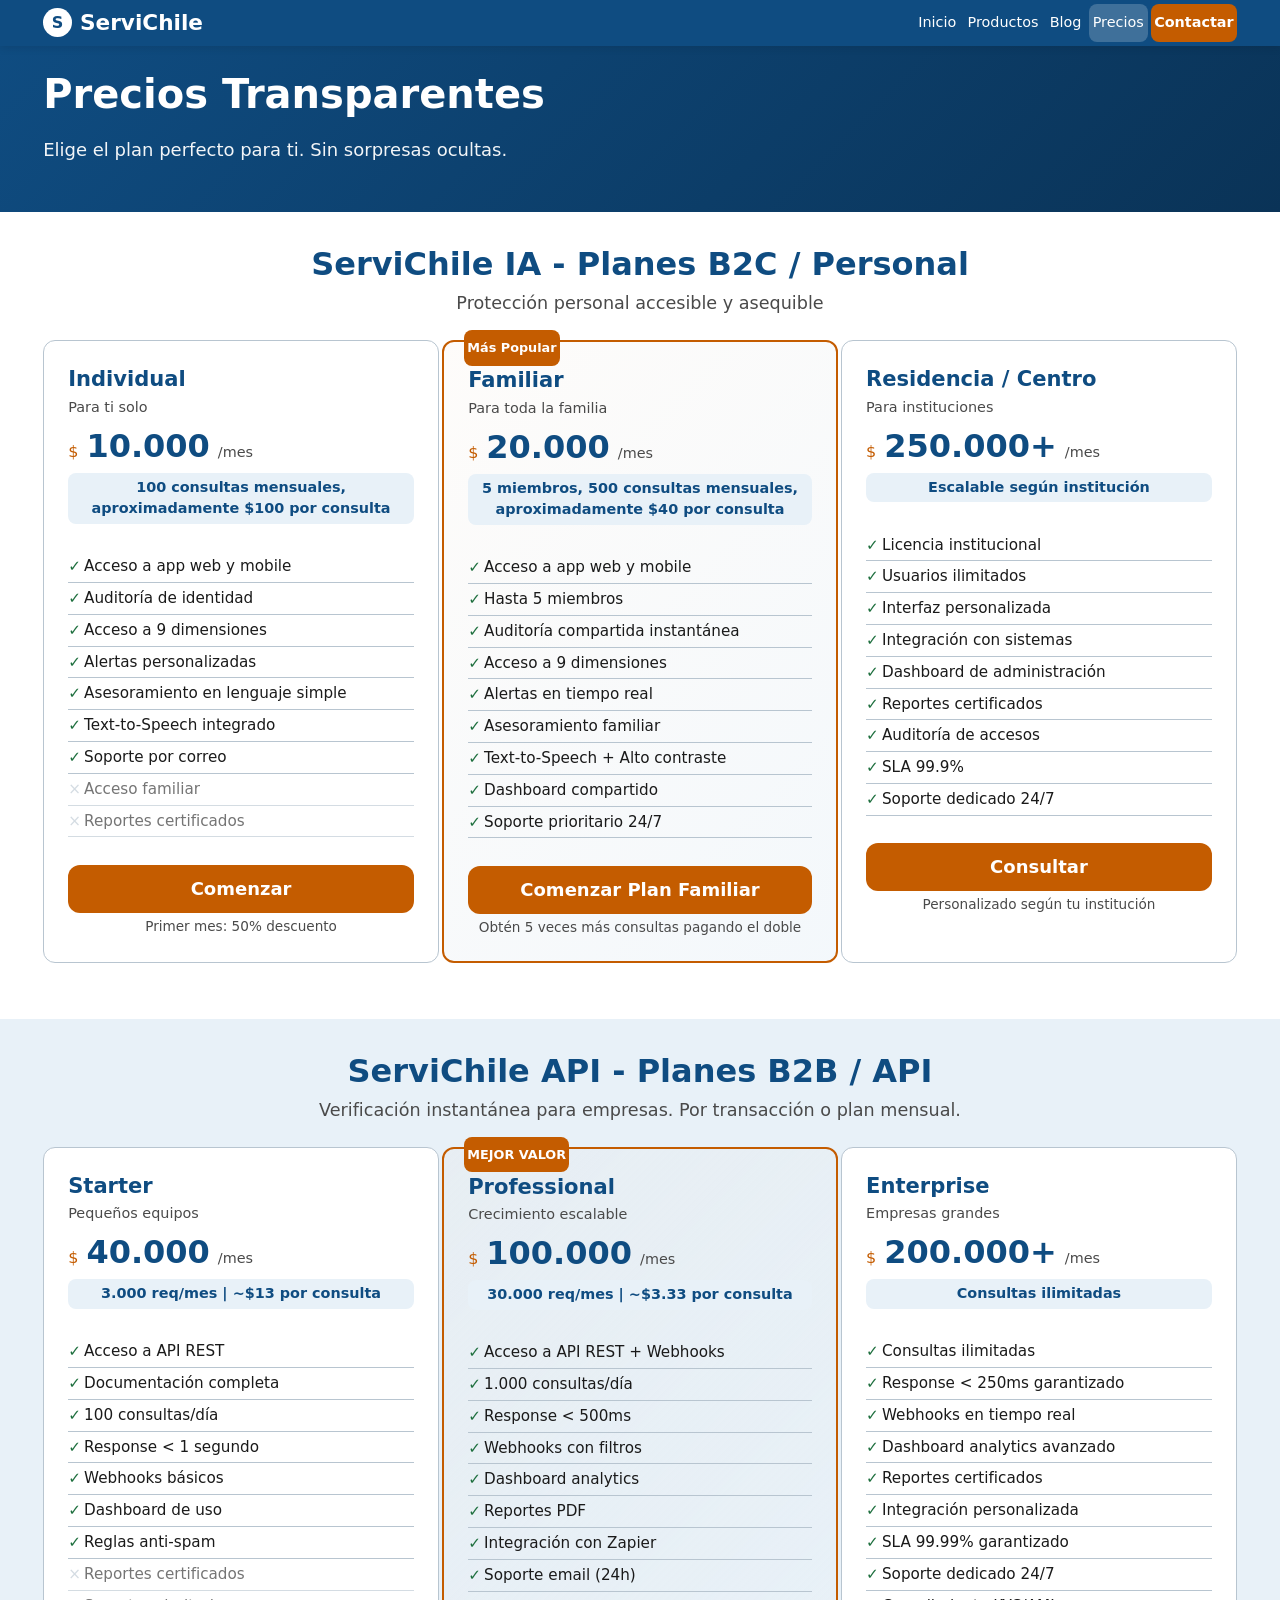
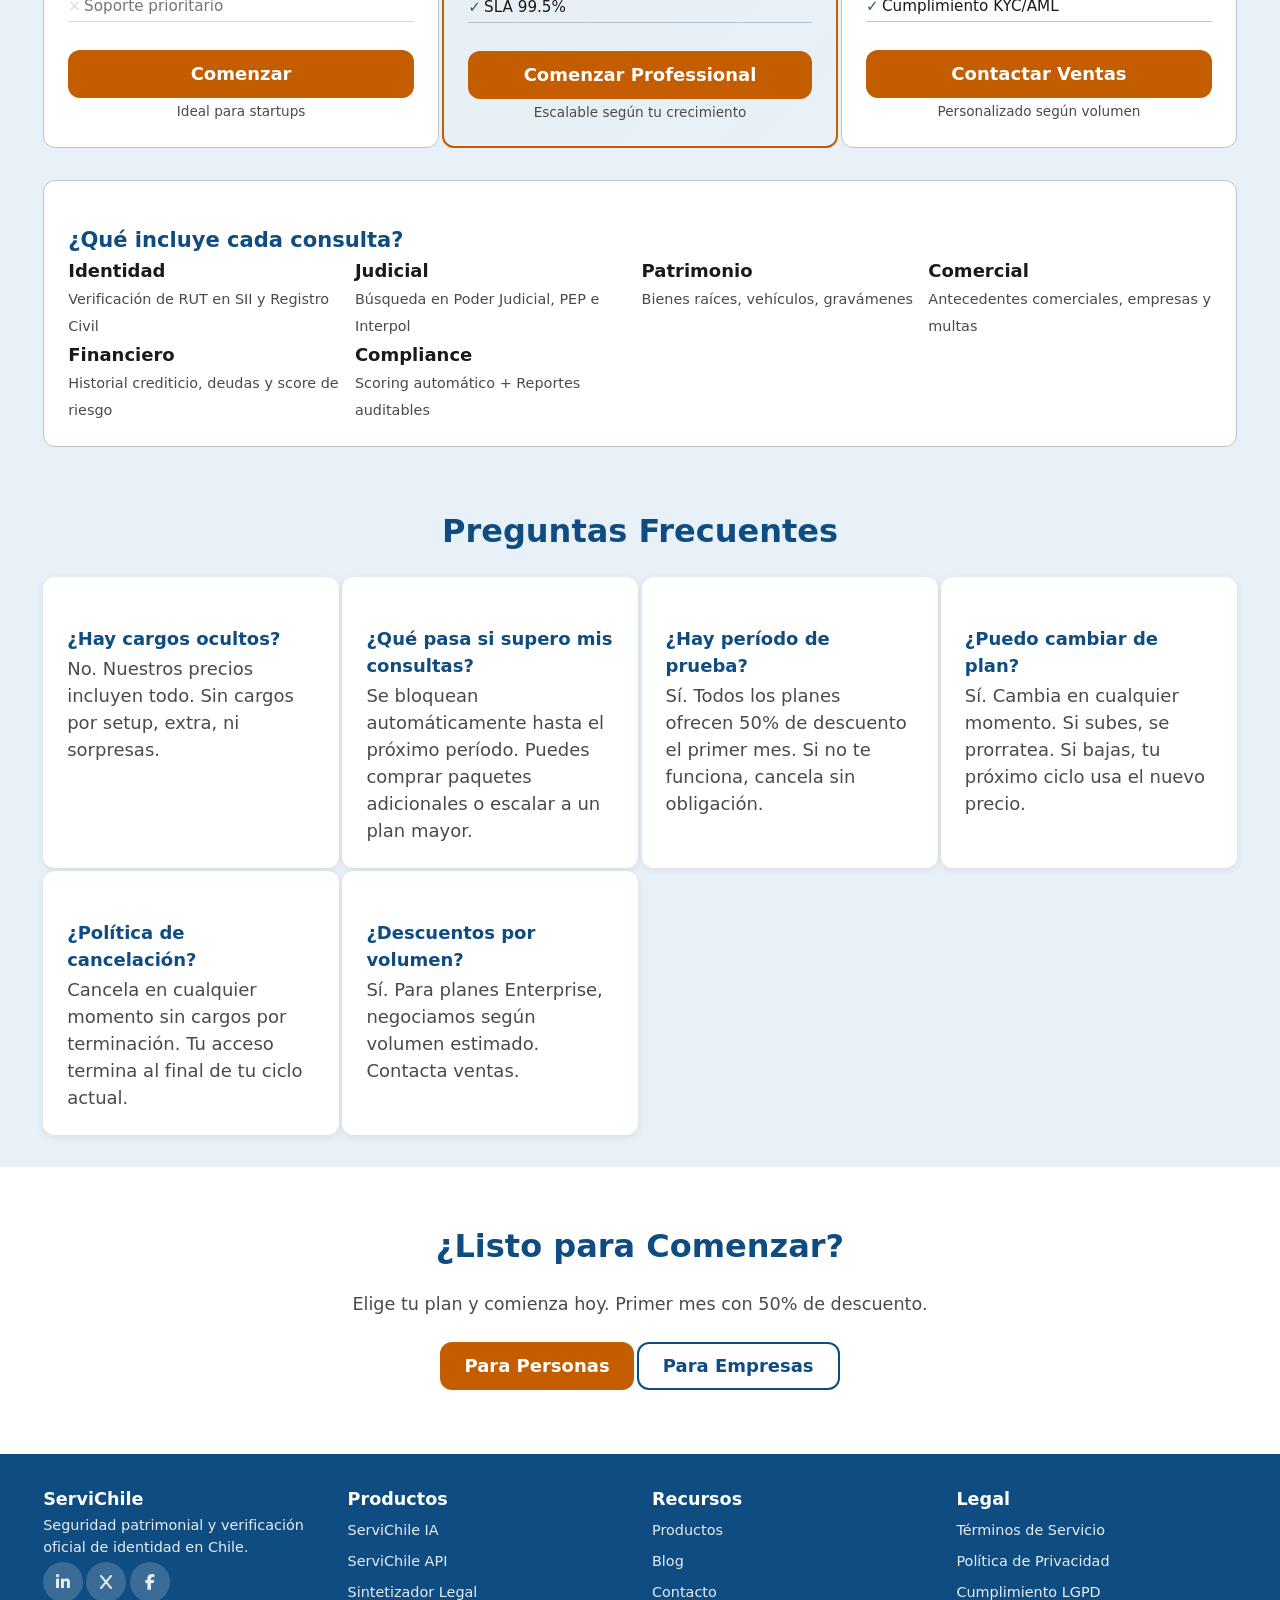
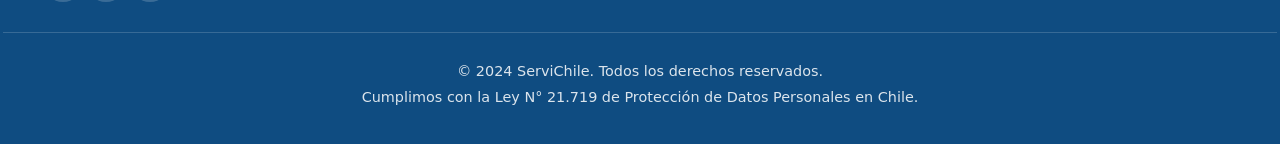
<file: precios.html>
<!DOCTYPE html>
<html lang="es-CL">
<head>
  <meta charset="UTF-8">
  <meta name="viewport" content="width=device-width, initial-scale=1.0">
  <meta name="description" content="Precios ServiChile - Planes B2C y B2B para verificación de identidad">
  <meta name="theme-color" content="#0f4c81">
  <title>Precios - ServiChile</title>
  <link rel="icon" href="data:image/svg+xml,%3Csvg xmlns='http://www.w3.org/2000/svg' viewBox='0 0 100 100'%3E%3Ccircle cx='50' cy='50' r='48' fill='%230f4c81'/%3E%3Ctext x='50' y='65' font-size='45' text-anchor='middle' fill='white' font-family='Arial'%3ES%3C/text%3E%3C/svg%3E">
  <link rel="stylesheet" href="css/styles.css">
  <link rel="stylesheet" href="https://cdnjs.cloudflare.com/ajax/libs/font-awesome/6.4.0/css/all.min.css">
</head>
<body>
  
  <nav class="navbar">
    <div class="container">
      <a class="navbar-brand" href="index.html">
        <span style="display: inline-flex; align-items: center; justify-content: center; width: 1.8rem; height: 1.8rem; background-color: #ffffff; color: #0f4c81; border-radius: 50%; font-weight: 700; font-size: 1rem;">S</span>
        ServiChile
      </a>
      <ul class="nav-links">
        <li><a href="index.html">Inicio</a></li>
        <li><a href="productos.html">Productos</a></li>
        <li><a href="blog.html">Blog</a></li>
        <li><a href="precios.html" class="active">Precios</a></li>
        <li><a href="contacto.html" class="btn-cta-small">Contactar</a></li>
      </ul>
    </div>
  </nav>

  
  <section class="hero" style="padding: var(--space-lg) var(--space-md);">
    <div class="container" style="grid-template-columns: 1fr;">
      <div class="hero-content">
        <h1>Precios Transparentes</h1>
        <p class="hero-subtitle">Elige el plan perfecto para ti. Sin sorpresas ocultas.</p>
      
      </div>
    </div>
  </section>

  
  <section>
    <div class="container">
      <div class="section-header">
        <h2>ServiChile IA - Planes B2C / Personal</h2>
        <p>Protección personal accesible y asequible</p>
      </div>

      <div class="pricing-grid">
        
        <div class="pricing-card">
          <div class="pricing-header">
            <h3>Individual</h3>
            <p class="plan-description">Para ti solo</p>
          </div>
          <div class="pricing-amount">
            <span class="currency">$</span>
            <span class="amount">10.000</span>
            <span class="period">/mes</span>
          </div>
          <div class="plan-limit">100 consultas mensuales, aproximadamente $100 por consulta</div>
          <ul class="features-list">
            <li><span style="color: var(--color-success);">&check;</span> Acceso a app web y mobile</li>
            <li><span style="color: var(--color-success);">&check;</span> Auditoría de identidad</li>
            <li><span style="color: var(--color-success);">&check;</span> Acceso a 9 dimensiones</li>
            <li><span style="color: var(--color-success);">&check;</span> Alertas personalizadas</li>
            <li><span style="color: var(--color-success);">&check;</span> Asesoramiento en lenguaje simple</li>
            <li><span style="color: var(--color-success);">&check;</span> Text-to-Speech integrado</li>
            <li><span style="color: var(--color-success);">&check;</span> Soporte por correo</li>
            <li style="opacity: 0.6;"><span style="color: var(--color-border);">&times;</span> Acceso familiar</li>
            <li style="opacity: 0.6;"><span style="color: var(--color-border);">&times;</span> Reportes certificados</li>
          </ul>
          <a href="contacto.html" class="btn btn-primary btn-full" style="margin-top: var(--space-lg);">Comenzar</a>
          <p class="plan-note">Primer mes: 50% descuento</p>
        </div>

        
        <div class="pricing-card featured">
          <div class="featured-badge">Más Popular</div>
          <div class="pricing-header">
            <h3>Familiar</h3>
            <p class="plan-description">Para toda la familia</p>
          </div>
          <div class="pricing-amount">
            <span class="currency">$</span>
            <span class="amount">20.000</span>
            <span class="period">/mes</span>
          </div>
          <div class="plan-limit">5 miembros, 500 consultas mensuales, aproximadamente $40 por consulta</div>
          <ul class="features-list">
            <li><span style="color: var(--color-success);">&check;</span> Acceso a app web y mobile</li>
            <li><span style="color: var(--color-success);">&check;</span> Hasta 5 miembros</li>
            <li><span style="color: var(--color-success);">&check;</span> Auditoría compartida instantánea</li>
            <li><span style="color: var(--color-success);">&check;</span> Acceso a 9 dimensiones</li>
            <li><span style="color: var(--color-success);">&check;</span> Alertas en tiempo real</li>
            <li><span style="color: var(--color-success);">&check;</span> Asesoramiento familiar</li>
            <li><span style="color: var(--color-success);">&check;</span> Text-to-Speech + Alto contraste</li>
            <li><span style="color: var(--color-success);">&check;</span> Dashboard compartido</li>
            <li><span style="color: var(--color-success);">&check;</span> Soporte prioritario 24/7</li>
          </ul>
          <a href="contacto.html" class="btn btn-primary btn-full" style="margin-top: var(--space-lg);">Comenzar Plan Familiar</a>
          <p class="plan-note">Obtén 5 veces más consultas pagando el doble</p>
        </div>

        
        <div class="pricing-card">
          <div class="pricing-header">
            <h3>Residencia / Centro</h3>
            <p class="plan-description">Para instituciones</p>
          </div>
          <div class="pricing-amount">
            <span class="currency">$</span>
            <span class="amount">250.000+</span>
            <span class="period">/mes</span>
          </div>
          <div class="plan-limit">Escalable según institución</div>
          <ul class="features-list">
            <li><span style="color: var(--color-success);">&check;</span> Licencia institucional</li>
            <li><span style="color: var(--color-success);">&check;</span> Usuarios ilimitados</li>
            <li><span style="color: var(--color-success);">&check;</span> Interfaz personalizada</li>
            <li><span style="color: var(--color-success);">&check;</span> Integración con sistemas</li>
            <li><span style="color: var(--color-success);">&check;</span> Dashboard de administración</li>
            <li><span style="color: var(--color-success);">&check;</span> Reportes certificados</li>
            <li><span style="color: var(--color-success);">&check;</span> Auditoría de accesos</li>
            <li><span style="color: var(--color-success);">&check;</span> SLA 99.9%</li>
            <li><span style="color: var(--color-success);">&check;</span> Soporte dedicado 24/7</li>
          </ul>
          <a href="contacto.html" class="btn btn-primary btn-full" style="margin-top: var(--space-lg);">Consultar</a>
          <p class="plan-note">Personalizado según tu institución</p>
        </div>
      </div>
    </div>
  </section>

  
  <section class="alt">
    <div class="container">
      <div class="section-header">
        <h2>ServiChile API - Planes B2B / API</h2>
        <p>Verificación instantánea para empresas. Por transacción o plan mensual.</p>
      </div>

      <div class="pricing-grid">
        
        <div class="pricing-card">
          <div class="pricing-header">
            <h3>Starter</h3>
            <p class="plan-description">Pequeños equipos</p>
          </div>
          <div class="pricing-amount">
            <span class="currency">$</span>
            <span class="amount">40.000</span>
            <span class="period">/mes</span>
          </div>
          <div class="plan-highlight">3.000 req/mes | ~$13 por consulta</div>
          <ul class="features-list">
            <li><span style="color: var(--color-success);">&check;</span> Acceso a API REST</li>
            <li><span style="color: var(--color-success);">&check;</span> Documentación completa</li>
            <li><span style="color: var(--color-success);">&check;</span> 100 consultas/día</li>
            <li><span style="color: var(--color-success);">&check;</span> Response &lt; 1 segundo</li>
            <li><span style="color: var(--color-success);">&check;</span> Webhooks básicos</li>
            <li><span style="color: var(--color-success);">&check;</span> Dashboard de uso</li>
            <li><span style="color: var(--color-success);">&check;</span> Reglas anti-spam</li>
            <li style="opacity: 0.6;"><span style="color: var(--color-border);">&times;</span> Reportes certificados</li>
            <li style="opacity: 0.6;"><span style="color: var(--color-border);">&times;</span> Soporte prioritario</li>
          </ul>
          <a href="contacto.html" class="btn btn-primary btn-full" style="margin-top: var(--space-lg);">Comenzar</a>
          <p class="plan-note">Ideal para startups</p>
        </div>

        
        <div class="pricing-card featured">
          <div class="featured-badge">MEJOR VALOR</div>
          <div class="pricing-header">
            <h3>Professional</h3>
            <p class="plan-description">Crecimiento escalable</p>
          </div>
          <div class="pricing-amount">
            <span class="currency">$</span>
            <span class="amount">100.000</span>
            <span class="period">/mes</span>
          </div>
          <div class="plan-highlight">30.000 req/mes | ~$3.33 por consulta</div>
          <ul class="features-list">
            <li><span style="color: var(--color-success);">&check;</span> Acceso a API REST + Webhooks</li>
            <li><span style="color: var(--color-success);">&check;</span> 1.000 consultas/día</li>
            <li><span style="color: var(--color-success);">&check;</span> Response &lt; 500ms</li>
            <li><span style="color: var(--color-success);">&check;</span> Webhooks con filtros</li>
            <li><span style="color: var(--color-success);">&check;</span> Dashboard analytics</li>
            <li><span style="color: var(--color-success);">&check;</span> Reportes PDF</li>
            <li><span style="color: var(--color-success);">&check;</span> Integración con Zapier</li>
            <li><span style="color: var(--color-success);">&check;</span> Soporte email (24h)</li>
            <li><span style="color: var(--color-success);">&check;</span> SLA 99.5%</li>
          </ul>
          <a href="contacto.html" class="btn btn-primary btn-full" style="margin-top: var(--space-lg);">Comenzar Professional</a>
          <p class="plan-note">Escalable según tu crecimiento</p>
        </div>

        
        <div class="pricing-card">
          <div class="pricing-header">
            <h3>Enterprise</h3>
            <p class="plan-description">Empresas grandes</p>
          </div>
          <div class="pricing-amount">
            <span class="currency">$</span>
            <span class="amount">200.000+</span>
            <span class="period">/mes</span>
          </div>
          <div class="plan-highlight">Consultas ilimitadas</div>
          <ul class="features-list">
            <li><span style="color: var(--color-success);">&check;</span> Consultas ilimitadas</li>
            <li><span style="color: var(--color-success);">&check;</span> Response &lt; 250ms garantizado</li>
            <li><span style="color: var(--color-success);">&check;</span> Webhooks en tiempo real</li>
            <li><span style="color: var(--color-success);">&check;</span> Dashboard analytics avanzado</li>
            <li><span style="color: var(--color-success);">&check;</span> Reportes certificados</li>
            <li><span style="color: var(--color-success);">&check;</span> Integración personalizada</li>
            <li><span style="color: var(--color-success);">&check;</span> SLA 99.99% garantizado</li>
            <li><span style="color: var(--color-success);">&check;</span> Soporte dedicado 24/7</li>
            <li><span style="color: var(--color-success);">&check;</span> Cumplimiento KYC/AML</li>
          </ul>
          <a href="contacto.html" class="btn btn-primary btn-full" style="margin-top: var(--space-lg);">Contactar Ventas</a>
          <p class="plan-note">Personalizado según volumen</p>
        </div>
      </div>

      
      <div style="margin-top: var(--space-xl); padding: var(--space-lg); background-color: #ffffff; border-radius: var(--radius); border: 1px solid var(--color-border);">
        <h3 style="color: var(--color-primary); margin-bottom: var(--space-md);">¿Qué incluye cada consulta?</h3>
        <div class="grid">
          <div>
            <strong>  Identidad</strong><br>
            <span style="color: var(--color-muted); font-size: 0.9rem;">Verificación de RUT en SII y Registro Civil</span>
          </div>
          <div>
            <strong>  Judicial</strong><br>
            <span style="color: var(--color-muted); font-size: 0.9rem;">Búsqueda en Poder Judicial, PEP e Interpol</span>
          </div>
          <div>
            <strong>  Patrimonio</strong><br>
            <span style="color: var(--color-muted); font-size: 0.9rem;">Bienes raíces, vehículos, gravámenes</span>
          </div>
          <div>
            <strong>  Comercial</strong><br>
            <span style="color: var(--color-muted); font-size: 0.9rem;">Antecedentes comerciales, empresas y multas</span>
          </div>
          <div>
            <strong>  Financiero</strong><br>
            <span style="color: var(--color-muted); font-size: 0.9rem;">Historial crediticio, deudas y score de riesgo</span>
          </div>
          <div>
            <strong>  Compliance</strong><br>
            <span style="color: var(--color-muted); font-size: 0.9rem;">Scoring automático + Reportes auditables</span>
          </div>
        </div>
      </div>
    </div>
  </section>

  
  <section class="alt">
    <div class="container">
      <div class="section-header">
        <h2>Preguntas Frecuentes</h2>
      </div>

      <div class="grid">
        <div class="card">
          <h4 style="color: var(--color-primary); margin-bottom: var(--space-md);">¿Hay cargos ocultos?</h4>
          <p style="margin: 0; color: var(--color-muted);">No. Nuestros precios incluyen todo. Sin cargos por setup, extra, ni sorpresas.</p>
        </div>
        <div class="card">
          <h4 style="color: var(--color-primary); margin-bottom: var(--space-md);">¿Qué pasa si supero mis consultas?</h4>
          <p style="margin: 0; color: var(--color-muted);">Se bloquean automáticamente hasta el próximo período. Puedes comprar paquetes adicionales o escalar a un plan mayor.</p>
        </div>
        <div class="card">
          <h4 style="color: var(--color-primary); margin-bottom: var(--space-md);">¿Hay período de prueba?</h4>
          <p style="margin: 0; color: var(--color-muted);">Sí. Todos los planes ofrecen 50% de descuento el primer mes. Si no te funciona, cancela sin obligación.</p>
        </div>
        <div class="card">
          <h4 style="color: var(--color-primary); margin-bottom: var(--space-md);">¿Puedo cambiar de plan?</h4>
          <p style="margin: 0; color: var(--color-muted);">Sí. Cambia en cualquier momento. Si subes, se prorratea. Si bajas, tu próximo ciclo usa el nuevo precio.</p>
        </div>
        <div class="card">
          <h4 style="color: var(--color-primary); margin-bottom: var(--space-md);">¿Política de cancelación?</h4>
          <p style="margin: 0; color: var(--color-muted);">Cancela en cualquier momento sin cargos por terminación. Tu acceso termina al final de tu ciclo actual.</p>
        </div>
        <div class="card">
          <h4 style="color: var(--color-primary); margin-bottom: var(--space-md);">¿Descuentos por volumen?</h4>
          <p style="margin: 0; color: var(--color-muted);">Sí. Para planes Enterprise, negociamos según volumen estimado. Contacta ventas.</p>
        </div>
      </div>
    </div>
  </section>

  
  <section>
    <div class="container" style="text-align: center;">
      <h2 style="font-size: 2rem; color: var(--color-primary); margin-bottom: var(--space-lg);">¿Listo para Comenzar?</h2>
      <p style="font-size: 1.1rem; color: var(--color-muted); margin-bottom: var(--space-lg); max-width: 600px; margin-left: auto; margin-right: auto;">Elige tu plan y comienza hoy. Primer mes con 50% de descuento.</p>
      <div style="display: flex; gap: var(--space-md); justify-content: center; flex-wrap: wrap;">
        <a href="contacto.html" class="btn btn-primary">Para Personas</a>
        <a href="contacto.html" class="btn btn-outline">Para Empresas</a>
      </div>
    </div>
  </section>

  
  <footer class="footer">
    <div class="container">
      <div class="footer-section">
        <h4>ServiChile</h4>
        <p>Seguridad patrimonial y verificación oficial de identidad en Chile.</p>
        <div class="footer-social">
          <a href="https://linkedin.com" target="_blank" rel="noopener" aria-label="LinkedIn"><i class="fab fa-linkedin-in"></i></a>
          <a href="https://twitter.com" target="_blank" rel="noopener" aria-label="Twitter"><i class="fab fa-x"></i></a>
          <a href="https://facebook.com" target="_blank" rel="noopener" aria-label="Facebook"><i class="fab fa-facebook-f"></i></a>
        </div>
      </div>
      <div class="footer-section">
        <h4>Productos</h4>
        <ul>
          <li><a href="productos.html">ServiChile IA</a></li>
          <li><a href="productos.html">ServiChile API</a></li>
          <li><a href="productos.html">Sintetizador Legal</a></li>
        </ul>
      </div>
      <div class="footer-section">
        <h4>Recursos</h4>
        <ul>
          <li><a href="productos.html">Productos</a></li>
          <li><a href="blog.html">Blog</a></li>
          <li><a href="contacto.html">Contacto</a></li>
        </ul>
      </div>
      <div class="footer-section">
        <h4>Legal</h4>
        <ul>
          <li><a href="#">Términos de Servicio</a></li>
          <li><a href="#">Política de Privacidad</a></li>
          <li><a href="#">Cumplimiento LGPD</a></li>
        </ul>
      </div>
    </div>
    <div class="footer-bottom">
      <p>&copy; 2024 ServiChile. Todos los derechos reservados.</p>
      <p style="margin-top: var(--space-sm);">Cumplimos con la Ley N° 21.719 de Protección de Datos Personales en Chile.</p>
    </div>
  </footer>

  <script src="js/main.js"></script>
</body>
</html>
</file>
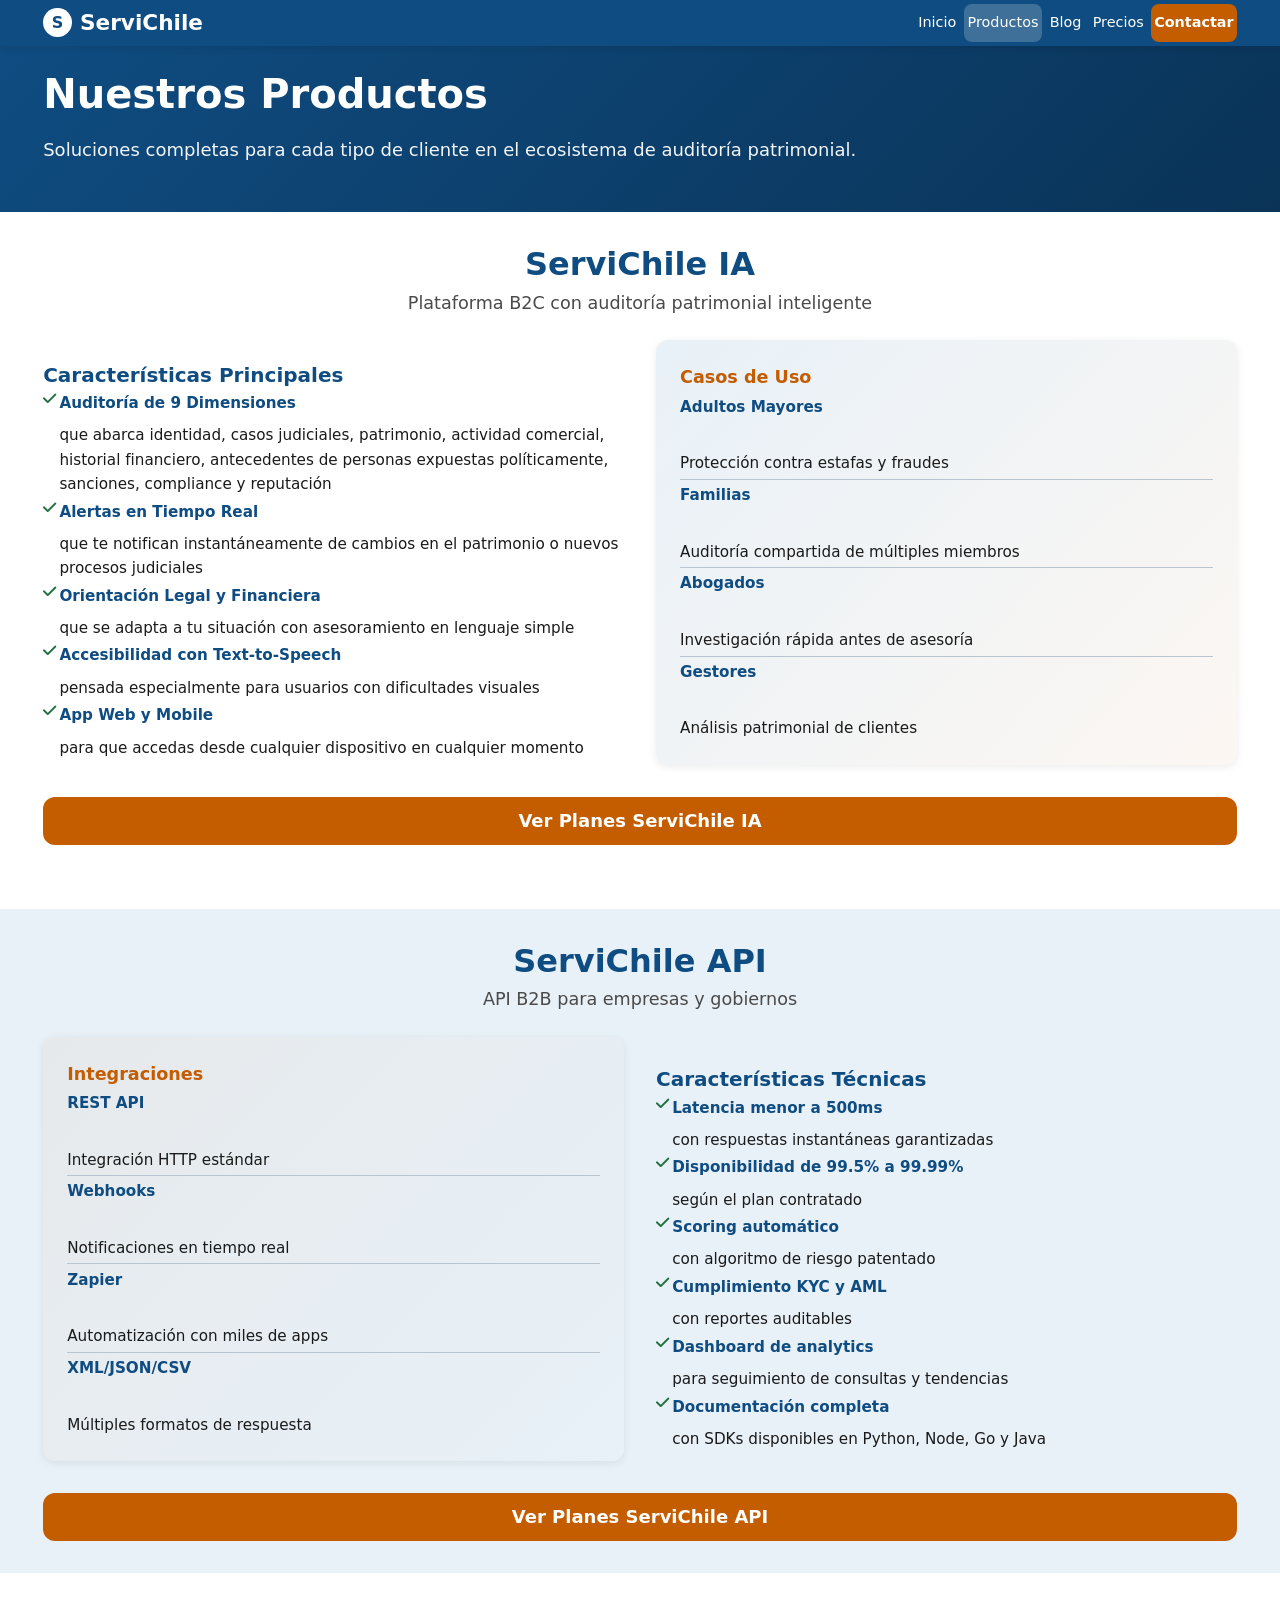
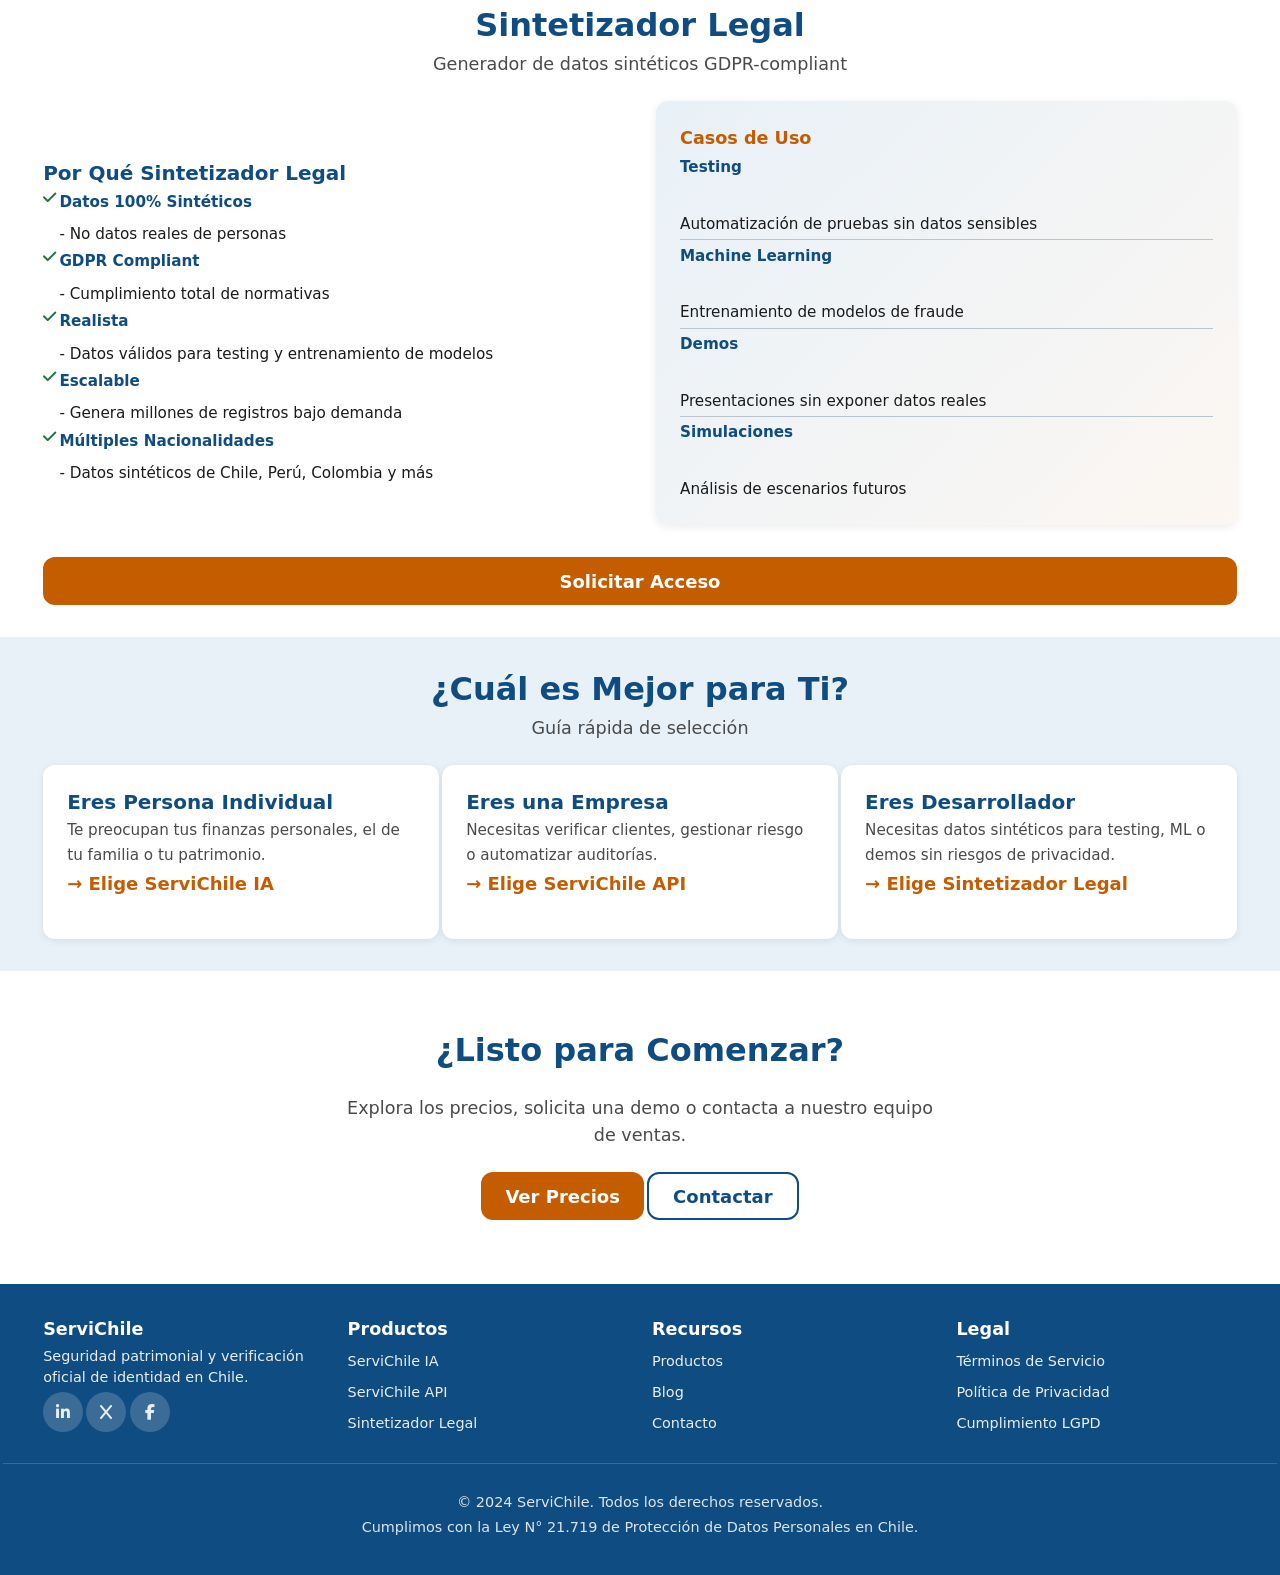
<file: productos.html>
<!DOCTYPE html>
<html lang="es-CL">
<head>
  <meta charset="UTF-8">
  <meta name="viewport" content="width=device-width, initial-scale=1.0">
  <meta name="description" content="Productos ServiChile - ServiChile IA, ServiChile API y Sintetizador Legal">
  <meta name="theme-color" content="#0f4c81">
  <title>Productos - ServiChile</title>
  <link rel="icon" href="data:image/svg+xml,%3Csvg xmlns='http://www.w3.org/2000/svg' viewBox='0 0 100 100'%3E%3Ccircle cx='50' cy='50' r='48' fill='%230f4c81'/%3E%3Ctext x='50' y='65' font-size='45' text-anchor='middle' fill='white' font-family='Arial'%3ES%3C/text%3E%3C/svg%3E">
  <link rel="stylesheet" href="css/styles.css">
  <link rel="stylesheet" href="https://cdnjs.cloudflare.com/ajax/libs/font-awesome/6.4.0/css/all.min.css">
</head>
<body>
  
  <nav class="navbar">
    <div class="container">
      <a class="navbar-brand" href="index.html">
        <span style="display: inline-flex; align-items: center; justify-content: center; width: 1.8rem; height: 1.8rem; background-color: #ffffff; color: #0f4c81; border-radius: 50%; font-weight: 700; font-size: 1rem;">S</span>
        ServiChile
      </a>
      <ul class="nav-links">
        <li><a href="index.html">Inicio</a></li>
        <li><a href="productos.html" class="active">Productos</a></li>
        <li><a href="blog.html">Blog</a></li>
        <li><a href="precios.html">Precios</a></li>
        <li><a href="contacto.html" class="btn-cta-small">Contactar</a></li>
      </ul>
    </div>
  </nav>

  
  <section class="hero" style="padding: var(--space-lg) var(--space-md);">
    <div class="container" style="grid-template-columns: 1fr;">
      <div class="hero-content">
        <h1>Nuestros Productos</h1>
        <p class="hero-subtitle">Soluciones completas para cada tipo de cliente en el ecosistema de auditoría patrimonial.</p>
      </div>
    </div>
  </section>

  
  <section id="servicia">
    <div class="container">
      <div class="section-header">
        <h2>ServiChile IA</h2>
        <p>Plataforma B2C con auditoría patrimonial inteligente</p>
      </div>
      
      <div style="display: grid; grid-template-columns: 1fr 1fr; gap: var(--space-xl); align-items: center; margin-bottom: var(--space-xl);" class="responsive-grid">
        <div>
          <h3 style="color: var(--color-primary); margin-bottom: var(--space-md); font-size: 1.25rem;">Características Principales</h3>
          <ul style="list-style: none; padding: 0; margin: 0;">
            <li style="margin-bottom: var(--space-md); display: flex; gap: var(--space-md);">
              <i class="fas fa-check" style="color: var(--color-success); font-weight: 700;"></i>
              <span><strong>Auditoría de 9 Dimensiones</strong> que abarca identidad, casos judiciales, patrimonio, actividad comercial, historial financiero, antecedentes de personas expuestas políticamente, sanciones, compliance y reputación</span>
            </li>
            <li style="margin-bottom: var(--space-md); display: flex; gap: var(--space-md);">
              <i class="fas fa-check" style="color: var(--color-success); font-weight: 700;"></i>
              <span><strong>Alertas en Tiempo Real</strong> que te notifican instantáneamente de cambios en el patrimonio o nuevos procesos judiciales</span>
            </li>
            <li style="margin-bottom: var(--space-md); display: flex; gap: var(--space-md);">
              <i class="fas fa-check" style="color: var(--color-success); font-weight: 700;"></i>
              <span><strong>Orientación Legal y Financiera</strong> que se adapta a tu situación con asesoramiento en lenguaje simple</span>
            </li>
            <li style="margin-bottom: var(--space-md); display: flex; gap: var(--space-md);">
              <i class="fas fa-check" style="color: var(--color-success); font-weight: 700;"></i>
              <span><strong>Accesibilidad con Text-to-Speech</strong> pensada especialmente para usuarios con dificultades visuales</span>
            </li>
            <li style="margin-bottom: var(--space-md); display: flex; gap: var(--space-md);">
              <i class="fas fa-check" style="color: var(--color-success); font-weight: 700;"></i>
              <span><strong>App Web y Mobile</strong> para que accedas desde cualquier dispositivo en cualquier momento</span>
            </li>
          </ul>
        </div>
        <div class="card" style="background: linear-gradient(135deg, var(--color-secondary) 0%, rgba(196, 92, 0, 0.05) 100%);">
          <div class="card-header" style="color: var(--color-accent);">Casos de Uso</div>
          <ul style="list-style: none; padding: 0; margin: 0; font-size: 0.95rem;">
            <li style="margin-bottom: var(--space-md); padding-bottom: var(--space-md); border-bottom: 1px solid var(--color-border);">
              <strong>  Adultos Mayores</strong><br>
              Protección contra estafas y fraudes
            </li>
            <li style="margin-bottom: var(--space-md); padding-bottom: var(--space-md); border-bottom: 1px solid var(--color-border);">
              <strong>  Familias</strong><br>
              Auditoría compartida de múltiples miembros
            </li>
            <li style="margin-bottom: var(--space-md); padding-bottom: var(--space-md); border-bottom: 1px solid var(--color-border);">
              <strong>  Abogados</strong><br>
              Investigación rápida antes de asesoría
            </li>
            <li>
              <strong>  Gestores</strong><br>
              Análisis patrimonial de clientes
            </li>
          </ul>
        </div>
      </div>

      <div style="text-align: center; margin-bottom: var(--space-xl);">
        <a href="precios.html" class="btn btn-primary">Ver Planes ServiChile IA</a>
      </div>
    </div>
  </section>

  
  <section class="alt" id="datacheck">
    <div class="container">
      <div class="section-header">
        <h2>ServiChile API</h2>
        <p>API B2B para empresas y gobiernos</p>
      </div>
      
      <div style="display: grid; grid-template-columns: 1fr 1fr; gap: var(--space-xl); align-items: center;" class="responsive-grid">
        <div class="card" style="background: linear-gradient(135deg, rgba(196, 92, 0, 0.05) 0%, var(--color-secondary) 100%);">
          <div class="card-header" style="color: var(--color-accent);">Integraciones</div>
          <ul style="list-style: none; padding: 0; margin: 0; font-size: 0.95rem;">
            <li style="margin-bottom: var(--space-md); padding-bottom: var(--space-md); border-bottom: 1px solid var(--color-border);">
              <strong>REST API</strong><br>
              Integración HTTP estándar
            </li>
            <li style="margin-bottom: var(--space-md); padding-bottom: var(--space-md); border-bottom: 1px solid var(--color-border);">
              <strong>Webhooks</strong><br>
              Notificaciones en tiempo real
            </li>
            <li style="margin-bottom: var(--space-md); padding-bottom: var(--space-md); border-bottom: 1px solid var(--color-border);">
              <strong>Zapier</strong><br>
              Automatización con miles de apps
            </li>
            <li>
              <strong>XML/JSON/CSV</strong><br>
              Múltiples formatos de respuesta
            </li>
          </ul>
        </div>
        <div style="order: 1;">
          <h3 style="color: var(--color-primary); margin-bottom: var(--space-md); font-size: 1.25rem;">Características Técnicas</h3>
          <ul style="list-style: none; padding: 0; margin: 0;">
            <li style="margin-bottom: var(--space-md); display: flex; gap: var(--space-md);">
              <i class="fas fa-check" style="color: var(--color-success); font-weight: 700;"></i>
              <span><strong>Latencia menor a 500ms</strong> con respuestas instantáneas garantizadas</span>
            </li>
            <li style="margin-bottom: var(--space-md); display: flex; gap: var(--space-md);">
              <i class="fas fa-check" style="color: var(--color-success); font-weight: 700;"></i>
              <span><strong>Disponibilidad de 99.5% a 99.99%</strong> según el plan contratado</span>
            </li>
            <li style="margin-bottom: var(--space-md); display: flex; gap: var(--space-md);">
              <i class="fas fa-check" style="color: var(--color-success); font-weight: 700;"></i>
              <span><strong>Scoring automático</strong> con algoritmo de riesgo patentado</span>
            </li>
            <li style="margin-bottom: var(--space-md); display: flex; gap: var(--space-md);">
              <i class="fas fa-check" style="color: var(--color-success); font-weight: 700;"></i>
              <span><strong>Cumplimiento KYC y AML</strong> con reportes auditables</span>
            </li>
            <li style="margin-bottom: var(--space-md); display: flex; gap: var(--space-md);">
              <i class="fas fa-check" style="color: var(--color-success); font-weight: 700;"></i>
              <span><strong>Dashboard de analytics</strong> para seguimiento de consultas y tendencias</span>
            </li>
            <li style="display: flex; gap: var(--space-md);">
              <i class="fas fa-check" style="color: var(--color-success); font-weight: 700;"></i>
              <span><strong>Documentación completa</strong> con SDKs disponibles en Python, Node, Go y Java</span>
            </li>
          </ul>
        </div>
      </div>

      <div style="text-align: center; margin-top: var(--space-xl);">
        <a href="precios.html" class="btn btn-primary">Ver Planes ServiChile API</a>
      </div>
    </div>
  </section>

  
  <section id="pii">
    <div class="container">
      <div class="section-header">
        <h2>Sintetizador Legal</h2>
        <p>Generador de datos sintéticos GDPR-compliant</p>
      </div>
      
      <div style="display: grid; grid-template-columns: 1fr 1fr; gap: var(--space-xl); align-items: center;" class="responsive-grid">
        <div>
          <h3 style="color: var(--color-primary); margin-bottom: var(--space-md); font-size: 1.25rem;">Por Qué Sintetizador Legal</h3>
          <ul style="list-style: none; padding: 0; margin: 0;">
            <li style="margin-bottom: var(--space-md); display: flex; gap: var(--space-md);">
              <i class="fas fa-check" style="color: var(--color-success); font-weight: 700;"></i>
              <span><strong>Datos 100% Sintéticos</strong> - No datos reales de personas</span>
            </li>
            <li style="margin-bottom: var(--space-md); display: flex; gap: var(--space-md);">
              <i class="fas fa-check" style="color: var(--color-success); font-weight: 700;"></i>
              <span><strong>GDPR Compliant</strong> - Cumplimiento total de normativas</span>
            </li>
            <li style="margin-bottom: var(--space-md); display: flex; gap: var(--space-md);">
              <i class="fas fa-check" style="color: var(--color-success); font-weight: 700;"></i>
              <span><strong>Realista</strong> - Datos válidos para testing y entrenamiento de modelos</span>
            </li>
            <li style="margin-bottom: var(--space-md); display: flex; gap: var(--space-md);">
              <i class="fas fa-check" style="color: var(--color-success); font-weight: 700;"></i>
              <span><strong>Escalable</strong> - Genera millones de registros bajo demanda</span>
            </li>
            <li style="display: flex; gap: var(--space-md);">
              <i class="fas fa-check" style="color: var(--color-success); font-weight: 700;"></i>
              <span><strong>Múltiples Nacionalidades</strong> - Datos sintéticos de Chile, Perú, Colombia y más</span>
            </li>
          </ul>
        </div>
        <div class="card" style="background: linear-gradient(135deg, var(--color-secondary) 0%, rgba(196, 92, 0, 0.05) 100%);">
          <div class="card-header" style="color: var(--color-accent);">Casos de Uso</div>
          <ul style="list-style: none; padding: 0; margin: 0; font-size: 0.95rem;">
            <li style="margin-bottom: var(--space-md); padding-bottom: var(--space-md); border-bottom: 1px solid var(--color-border);">
              <strong>  Testing</strong><br>
              Automatización de pruebas sin datos sensibles
            </li>
            <li style="margin-bottom: var(--space-md); padding-bottom: var(--space-md); border-bottom: 1px solid var(--color-border);">
              <strong>  Machine Learning</strong><br>
              Entrenamiento de modelos de fraude
            </li>
            <li style="margin-bottom: var(--space-md); padding-bottom: var(--space-md); border-bottom: 1px solid var(--color-border);">
              <strong>  Demos</strong><br>
              Presentaciones sin exponer datos reales
            </li>
            <li>
              <strong>  Simulaciones</strong><br>
              Análisis de escenarios futuros
            </li>
          </ul>
        </div>
      </div>

      <div style="text-align: center; margin-top: var(--space-xl);">
        <a href="contacto.html" class="btn btn-primary">Solicitar Acceso</a>
      </div>
    </div>
  </section>

  
  <section class="alt">
    <div class="container">
      <div class="section-header">
        <h2>¿Cuál es Mejor para Ti?</h2>
        <p>Guía rápida de selección</p>
      </div>
      <div class="grid">
        <div class="card">
          <h3 class="card-title">Eres Persona Individual</h3>
          <p class="card-text">Te preocupan tus finanzas personales, el de tu familia o tu patrimonio.</p>
          <p style="color: var(--color-accent); font-weight: 600; margin-top: var(--space-md);">→ Elige ServiChile IA</p>
        </div>
        <div class="card">
          <h3 class="card-title">Eres una Empresa</h3>
          <p class="card-text">Necesitas verificar clientes, gestionar riesgo o automatizar auditorías.</p>
          <p style="color: var(--color-accent); font-weight: 600; margin-top: var(--space-md);">→ Elige ServiChile API</p>
        </div>
        <div class="card">
          <h3 class="card-title">Eres Desarrollador</h3>
          <p class="card-text">Necesitas datos sintéticos para testing, ML o demos sin riesgos de privacidad.</p>
          <p style="color: var(--color-accent); font-weight: 600; margin-top: var(--space-md);">→ Elige Sintetizador Legal</p>
        </div>
      </div>
    </div>
  </section>

  
  <section>
    <div class="container" style="text-align: center;">
      <h2 style="font-size: 2rem; color: var(--color-primary); margin-bottom: var(--space-lg);">¿Listo para Comenzar?</h2>
      <p style="font-size: 1.1rem; color: var(--color-muted); margin-bottom: var(--space-lg); max-width: 600px; margin-left: auto; margin-right: auto;">Explora los precios, solicita una demo o contacta a nuestro equipo de ventas.</p>
      <div style="display: flex; gap: var(--space-md); justify-content: center; flex-wrap: wrap;">
        <a href="precios.html" class="btn btn-primary">Ver Precios</a>
        <a href="contacto.html" class="btn btn-outline">Contactar</a>
      </div>
    </div>
  </section>

  
  <footer class="footer">
    <div class="container">
      <div class="footer-section">
        <h4>ServiChile</h4>
        <p>Seguridad patrimonial y verificación oficial de identidad en Chile.</p>
        <div class="footer-social">
          <a href="https://linkedin.com" target="_blank" rel="noopener" aria-label="LinkedIn"><i class="fab fa-linkedin-in"></i></a>
          <a href="https://twitter.com" target="_blank" rel="noopener" aria-label="Twitter"><i class="fab fa-x"></i></a>
          <a href="https://facebook.com" target="_blank" rel="noopener" aria-label="Facebook"><i class="fab fa-facebook-f"></i></a>
        </div>
      </div>
      <div class="footer-section">
        <h4>Productos</h4>
        <ul>
          <li><a href="#servicia">ServiChile IA</a></li>
          <li><a href="#datacheck">ServiChile API</a></li>
          <li><a href="#pii">Sintetizador Legal</a></li>
        </ul>
      </div>
      <div class="footer-section">
        <h4>Recursos</h4>
        <ul>
          <li><a href="productos.html">Productos</a></li>
          <li><a href="blog.html">Blog</a></li>
          <li><a href="contacto.html">Contacto</a></li>
        </ul>
      </div>
      <div class="footer-section">
        <h4>Legal</h4>
        <ul>
          <li><a href="#">Términos de Servicio</a></li>
          <li><a href="#">Política de Privacidad</a></li>
          <li><a href="#">Cumplimiento LGPD</a></li>
        </ul>
      </div>
    </div>
    <div class="footer-bottom">
      <p>&copy; 2024 ServiChile. Todos los derechos reservados.</p>
      <p style="margin-top: var(--space-sm);">Cumplimos con la Ley N° 21.719 de Protección de Datos Personales en Chile.</p>
    </div>
  </footer>

  <script src="js/main.js"></script>
</body>
</html>
</file>
<file: css/styles.css>
:root {
  --color-bg: #ffffff;
  --color-text: #1a1a1a;
  --color-muted: #4a4a4a;
  --color-primary: #0f4c81;
  --color-primary-dark: #0a3357;
  --color-secondary: #e8f1f8;
  --color-accent: #c45c00;
  --color-accent-dark: #8f3f00;
  --color-border: #b8c5d0;
  --color-error: #b00020;
  --color-success: #1e6f3e;
  --color-success-dark: #145a31;
  --color-success-soft: #eafaf0;
  --color-success-ink: #124a2a;
  --color-warn-soft: #fff6f0;
  --color-emergency: #b00020;
  --color-emergency-dark: #7a0016;
  --font-base: system-ui, -apple-system, BlinkMacSystemFont, 'Segoe UI', Roboto, 'Helvetica Neue', Arial, sans-serif;
  --font-mono: ui-monospace, SFMono-Regular, Menlo, monospace;
  --font-size-base: 1rem;
  --font-size-lg: 1.125rem;
  --font-size-xl: 1.5rem;
  --space-xs: 0.5rem;
  --space-sm: 0.25rem;
  --space-md: 0.2rem;
  --space-lg: 1.25rem;
  --space-xl: 1.75rem;
  --radius: 0.75rem;
  --radius-sm: 0.5rem;
  --touch-min: 2.75rem;
}

@media (min-width: 40rem) {
  :root {
    --font-size-base: 1.125rem;
    --font-size-lg: 1.35rem;
    --font-size-xl: 1.85rem;
    --space-lg: 1.5rem;
    --space-xl: 2rem;
    --touch-min: 3rem;
  }
}

* {
  box-sizing: border-box;
}

html {
  font-size: 100%;
  -webkit-text-size-adjust: 100%;
  scroll-behavior: smooth;
}

body {
  margin: 0;
  padding: 0;
  font-family: var(--font-base);
  font-size: var(--font-size-base);
  line-height: 1.5;
  color: var(--color-text);
  background-color: var(--color-bg);
  -webkit-font-smoothing: antialiased;
  -moz-osx-font-smoothing: grayscale;
}

.u-visually-hidden {
  position: absolute;
  width: 1px;
  height: 1px;
  padding: 0;
  margin: -1px;
  overflow: hidden;
  clip: rect(0, 0, 0, 0);
  white-space: nowrap;
  border: 0;
}



.navbar {
  background-color: var(--color-primary);
  color: #ffffff;
  padding: var(--space-sm) var(--space-md);
  box-shadow: 0 2px 8px rgba(0, 0, 0, 0.1);
  position: sticky;
  top: 0;
  z-index: 100;
}

.navbar .container {
  display: flex;
  align-items: center;
  justify-content: space-between;
  gap: var(--space-md);
}

.navbar-brand {
  display: flex;
  align-items: center;
  gap: var(--space-xs);
  font-size: var(--font-size-lg);
  font-weight: 700;
  color: #ffffff;
  text-decoration: none;
  white-space: nowrap;
  flex-shrink: 0;
}

.navbar-brand:hover {
  opacity: 0.9;
}

.nav-links {
  display: flex;
  align-items: center;
  gap: var(--space-md);
  list-style: none;
  margin: 0;
  padding: 0;
  flex: 1;
  justify-content: flex-end;
}

.nav-links li {
  white-space: nowrap;
}

.nav-links a {
  color: #ffffff;
  text-decoration: none;
  font-size: 0.9rem;
  padding: var(--space-xs) var(--space-sm);
  border-radius: var(--radius-sm);
  transition: background-color 0.2s ease;
  display: inline-block;
}

.nav-links a:hover,
.nav-links a.active {
  background-color: rgba(255, 255, 255, 0.2);
}

.btn-cta-small {
  background-color: var(--color-accent) !important;
  color: #ffffff !important;
  padding: var(--space-xs) var(--space-md) !important;
  border-radius: var(--radius-sm);
  font-weight: 600;
  display: inline-block !important;
}

.btn-cta-small:hover {
  background-color: var(--color-accent-dark) !important;
}

@media (max-width: 768px) {
  .navbar .container {
    gap: var(--space-sm);
  }

  .nav-links {
    gap: var(--space-xs);
  }

  .nav-links a {
    font-size: 0.8rem;
    padding: var(--space-xs) var(--space-xs);
  }

  .btn-cta-small {
    padding: var(--space-xs) var(--space-sm) !important;
    font-size: 0.8rem;
  }
}

@media (max-width: 640px) {
  .navbar {
    padding: var(--space-sm) var(--space-md);
  }

  .navbar .container {
    flex-wrap: wrap;
    gap: var(--space-md);
    justify-content: center;
    align-items: center;
  }

  .navbar-brand {
    font-size: 1.1rem;
    order: 1;
    flex-basis: 100%;
    text-align: center;
    padding-bottom: var(--space-xs);
    border-bottom: 1px solid rgba(255, 255, 255, 0.1);
  }

  .nav-links {
    order: 2;
    flex-basis: 100%;
    justify-content: center;
    gap: var(--space-md);
    margin-top: var(--space-md);
    flex-wrap: wrap;
  }

  .nav-links li {
    flex: 0 1 auto;
    text-align: center;
  }

  .nav-links a {
    font-size: 0.85rem;
    padding: var(--space-xs) var(--space-sm);
    display: inline-block;
    min-height: 2.25rem;
    display: flex;
    align-items: center;
    justify-content: center;
  }

  .btn-cta-small {
    padding: var(--space-xs) var(--space-md) !important;
    font-size: 0.85rem;
    min-height: 2.25rem;
    display: flex;
    align-items: center;
    justify-content: center;
  }
}



.container {
  max-width: 1200px;
  margin: 0 auto;
  padding: 0 var(--space-md);
}



.hero {
  background: linear-gradient(135deg, var(--color-primary) 0%, var(--color-primary-dark) 100%);
  color: #ffffff;
  padding: var(--space-xl) var(--space-md);
}

.hero .container {
  display: grid;
  grid-template-columns: 1fr 1fr;
  gap: var(--space-xl);
  align-items: center;
}

.hero-content h1 {
  font-size: 2.5rem;
  margin: 0 0 var(--space-md);
  line-height: 1.2;
}

.hero-subtitle {
  font-size: 1.125rem;
  opacity: 0.95;
  margin-bottom: var(--space-lg);
  line-height: 1.6;
}

.hero-buttons {
  display: flex;
  gap: 0.75rem;
  margin-bottom: var(--space-md);
}

.trust-badges {
  display: flex;
  flex-direction: column;
  gap: 0.4rem;
  font-size: 1.1rem;
}

.trust-badges span {
  display: flex;
  align-items: center;
  gap: var(--space-sm);
  margin: 0;
}

.hero-card {
  background-color: rgba(255, 255, 255, 0.95);
  color: var(--color-text);
  border-radius: var(--radius);
  padding: var(--space-lg);
  box-shadow: 0 8px 32px rgba(0, 0, 0, 0.1);
}

.card-header {
  font-weight: 700;
  color: var(--color-primary);
  margin-bottom: var(--space-sm);
  font-size: 1.1rem;
}

.card-content {
  display: grid;
  grid-template-columns: 1fr;
  gap: var(--space-sm);
  margin-bottom: var(--space-sm);
}

.stat-item {
  display: flex;
  align-items: center;
  gap: var(--space-md);
  padding: var(--space-sm);
  background-color: var(--color-secondary);
  border-radius: var(--radius-sm);
  font-size: 0.95rem;
}

.stat-item i {
  font-size: 1.5rem;
  color: var(--color-accent);
  flex-shrink: 0;
}

.card-footer {
  border-top: 1px solid var(--color-border);
  padding-top: var(--space-md);
  font-size: 0.9rem;
  color: var(--color-muted);
  font-style: italic;
}

@media (max-width: 1024px) {
  .hero .container {
    gap: var(--space-lg);
  }

  .hero-content h1 {
    font-size: 2rem;
  }
}

@media (max-width: 768px) {
  .hero {
    padding: var(--space-lg) var(--space-md);
  }

  .hero .container {
    grid-template-columns: 1fr;
    gap: var(--space-lg);
  }

  .hero-content h1 {
    font-size: 1.75rem;
    margin-bottom: var(--space-sm);
  }

  .hero-subtitle {
    font-size: 1rem;
    margin-bottom: var(--space-md);
  }

  .hero-buttons {
    flex-direction: column;
    gap: var(--space-sm);
  }

  .trust-badges {
    gap: var(--space-sm);
    font-size: 0.85rem;
  }

  .hero-card {
    padding: var(--space-md);
  }

  .card-header {
    font-size: 1rem;
  }

  .card-content {
    gap: var(--space-sm);
  }

  .stat-item {
    gap: var(--space-sm);
    padding: var(--space-sm);
    font-size: 0.9rem;
  }

  .stat-item i {
    font-size: 1.25rem;
  }
}

@media (max-width: 640px) {
  .hero-content h1 {
    font-size: 1.5rem;
  }

  .hero-buttons {
    flex-direction: column;
  }

  .hero-buttons .btn {
    width: 100%;
    font-size: 0.95rem;
  }
}



.btn {
  display: inline-block;
  padding: var(--space-sm) var(--space-lg);
  border-radius: var(--radius);
  text-decoration: none;
  font-weight: 600;
  cursor: pointer;
  border: none;
  text-align: center;
  transition: all 0.2s ease;
  min-height: var(--touch-min);
  display: flex;
  align-items: center;
  justify-content: center;
}

.btn-primary {
  background-color: var(--color-accent);
  color: #ffffff;
}

.btn-primary:hover {
  background-color: var(--color-accent-dark);
  transform: translateY(-2px);
  box-shadow: 0 4px 12px rgba(196, 92, 0, 0.3);
}

.btn-secondary {
  background-color: transparent;
  color: #ffffff;
  border: 2px solid #ffffff;
}

.btn-secondary:hover {
  background-color: rgba(255, 255, 255, 0.1);
}



.btn-outline {
  background-color: transparent;
  color: var(--color-primary);
  border: 2px solid var(--color-primary);
}

.btn-outline:hover {
  background-color: var(--color-primary);
  color: #ffffff;
  transform: translateY(-2px);
  box-shadow: 0 4px 12px rgba(15, 76, 129, 0.3);
}

.btn-full {
  width: 100%;
}



section {
  padding: var(--space-xl) var(--space-md);
  margin-bottom: 0;
}

section.alt {
  background-color: var(--color-secondary);
}

.section-header {
  text-align: center;
  margin-bottom: var(--space-lg);
}

.section-header h2 {
  font-size: 2rem;
  margin: 0 0 var(--space-sm);
  color: var(--color-primary);
}

.section-header p {
  font-size: 1.1rem;
  color: var(--color-muted);
  margin: 0;
}

/* Estilos generales para h2 y h3 */
h2 {
  line-height: 1.3;
}

h3 {
  line-height: 1.3;
}

@media (max-width: 768px) {
  .section-header h2 {
    font-size: 1.5rem;
  }

  .section-header p {
    font-size: 1rem;
  }

  h2 {
    font-size: 1.5rem !important;
  }

  h3 {
    font-size: 1.1rem !important;
  }
}

@media (max-width: 640px) {
  h2 {
    font-size: 1.25rem !important;
  }

  h3 {
    font-size: 1rem !important;
  }
}



.grid {
  display: grid;
  grid-template-columns: repeat(auto-fit, minmax(280px, 1fr));
  gap: var(--space-md);
}

.responsive-grid {
  display: grid;
  grid-template-columns: 1fr 1fr;
  gap: var(--space-xl);
  align-items: start;
}

@media (max-width: 1024px) {
  .responsive-grid {
    gap: var(--space-lg);
  }
}

@media (max-width: 768px) {
  .responsive-grid {
    grid-template-columns: 1fr;
    gap: var(--space-lg);
  }
  
  .responsive-grid > * {
    width: 100%;
  }
  
  .responsive-grid .card {
    margin-bottom: var(--space-lg);
  }
}

@media (max-width: 640px) {
  .responsive-grid {
    gap: var(--space-lg);
  }
  
  .responsive-grid > div {
    padding: var(--space-lg);
    border-radius: var(--radius);
    background-color: transparent;
  }
  
  .responsive-grid > div:nth-child(odd) {
    background-color: rgba(15, 76, 129, 0.02);
    border: 1px solid rgba(184, 197, 208, 0.3);
  }
  
  .responsive-grid .card {
    padding: var(--space-lg);
    margin-bottom: var(--space-md);
    box-shadow: 0 2px 8px rgba(0, 0, 0, 0.08);
  }
  
  .responsive-grid h2 {
    font-size: 1.4rem;
    margin-bottom: var(--space-md);
    margin-top: 0;
    line-height: 1.3;
  }
  
  .responsive-grid h3 {
    font-size: 1rem;
    margin-top: var(--space-lg);
  }
  
  .responsive-grid ul li {
    display: flex;
    gap: var(--space-md);
    margin-bottom: var(--space-md);
    align-items: flex-start;
  }
  
  .responsive-grid ul li span,
  .responsive-grid ul li i {
    flex-shrink: 0;
    min-width: 1.5rem;
  }
}

@media (max-width: 480px) {
  .responsive-grid {
    gap: var(--space-md);
  }
  
  .responsive-grid > div {
    padding: var(--space-md);
    background-color: transparent;
    border-radius: var(--radius-sm);
  }
  
  .responsive-grid > div:nth-child(odd) {
    background-color: rgba(15, 76, 129, 0.02);
    border: 1px solid rgba(184, 197, 208, 0.3);
  }
  
  .responsive-grid .card {
    padding: var(--space-md);
    margin-bottom: var(--space-md);
    box-shadow: 0 1px 4px rgba(0, 0, 0, 0.06);
    border-radius: var(--radius-sm);
  }
  
  .responsive-grid h2 {
    font-size: 1.25rem;
    margin-bottom: var(--space-md);
    margin-top: 0;
    line-height: 1.25;
  }
  
  .responsive-grid h3 {
    font-size: 0.95rem;
    margin-top: var(--space-md);
  }
  
  .responsive-grid p {
    font-size: 0.9rem;
    line-height: 1.5;
  }
  
  .responsive-grid ul li {
    display: flex;
    gap: var(--space-sm);
    margin-bottom: var(--space-md);
    align-items: flex-start;
  }
  
  .responsive-grid ul li span,
  .responsive-grid ul li i {
    flex-shrink: 0;
    min-width: 1.25rem;
    font-size: 1.25rem !important;
  }
}

.card {
  background-color: #ffffff;
  border-radius: var(--radius);
  padding: var(--space-lg);
  box-shadow: 0 2px 8px rgba(0, 0, 0, 0.08);
  transition: all 0.2s ease;
}

.card:hover {
  box-shadow: 0 8px 24px rgba(0, 0, 0, 0.12);
  transform: translateY(-4px);
}

.card-icon {
  font-size: 2.5rem;
  color: var(--color-accent);
  margin-bottom: var(--space-md);
}

.card-title {
  font-size: 1.25rem;
  font-weight: 700;
  margin: 0 0 var(--space-md);
  color: var(--color-primary);
  line-height: 1.3;
}

.card-text {
  color: var(--color-muted);
  line-height: 1.6;
  margin: 0;
  font-size: 0.95rem;
}

@media (max-width: 768px) {
  .card {
    padding: var(--space-md);
  }

  .card-icon {
    font-size: 2rem;
  }

  .card-title {
    font-size: 1.1rem;
    margin-bottom: var(--space-sm);
  }

  .card-text {
    font-size: 0.9rem;
  }
}

@media (max-width: 640px) {
  .card {
    padding: var(--space-md);
  }

  .card-icon {
    font-size: 1.75rem;
    margin-bottom: var(--space-sm);
  }

  .card-title {
    font-size: 1rem;
  }
}



.footer {
  background-color: var(--color-primary);
  color: #ffffff;
  padding: var(--space-xl) var(--space-md);
  margin-top: var(--space-xl);
}

.footer .container {
  display: grid;
  grid-template-columns: repeat(auto-fit, minmax(200px, 1fr));
  gap: var(--space-lg);
  margin-bottom: var(--space-lg);
}

.footer-section h4 {
  margin: 0 0 var(--space-md);
  font-size: 1.1rem;
}

.footer-section p {
  margin: 0 0 var(--space-md);
  opacity: 0.9;
  font-size: 0.9rem;
}

.footer-section ul {
  list-style: none;
  padding: 0;
  margin: 0;
}

.footer-section li {
  margin-bottom: var(--space-sm);
}

.footer-section a {
  color: #ffffff;
  text-decoration: none;
  opacity: 0.9;
  transition: opacity 0.2s ease;
  font-size: 0.9rem;
}

.footer-section a:hover {
  opacity: 1;
  text-decoration: underline;
}

.footer-social {
  display: flex;
  gap: var(--space-md);
}

.footer-social a {
  display: inline-flex;
  align-items: center;
  justify-content: center;
  width: 2.5rem;
  height: 2.5rem;
  background-color: rgba(255, 255, 255, 0.2);
  border-radius: 50%;
  transition: background-color 0.2s ease;
  font-size: 1rem;
}

.footer-social a:hover {
  background-color: var(--color-accent);
  opacity: 1;
}

.footer-bottom {
  border-top: 1px solid rgba(255, 255, 255, 0.2);
  padding-top: var(--space-lg);
  text-align: center;
  font-size: 0.9rem;
  opacity: 0.85;
}

.footer-bottom p {
  margin: var(--space-sm) 0;
}

@media (max-width: 768px) {
  .footer {
    padding: var(--space-lg) var(--space-md);
  }

  .footer .container {
    gap: var(--space-md);
  }

  .footer-section h4 {
    font-size: 1rem;
    margin-bottom: var(--space-sm);
  }

  .footer-section p {
    font-size: 0.85rem;
    margin-bottom: var(--space-sm);
  }

  .footer-social a {
    width: 2rem;
    height: 2rem;
    font-size: 0.9rem;
  }

  .footer-bottom {
    font-size: 0.8rem;
  }
}

@media (max-width: 480px) {
  .footer {
    padding: var(--space-lg) var(--space-md);
  }

  .footer .container {
    grid-template-columns: 1fr;
    gap: var(--space-lg);
  }

  .footer-section h4 {
    font-size: 1rem;
    margin-bottom: var(--space-md);
  }

  .footer-section p {
    font-size: 0.85rem;
    line-height: 1.5;
  }

  .footer-social {
    gap: var(--space-lg);
    justify-content: flex-start;
  }

  .footer-social a {
    width: 2.5rem;
    height: 2.5rem;
    font-size: 1rem;
    min-height: var(--touch-min);
    min-width: var(--touch-min);
  }

  .footer-section ul li {
    font-size: 0.85rem;
    min-height: 2.5rem;
    display: flex;
    align-items: center;
  }

  .footer-section a {
    font-size: 0.85rem;
  }

  .footer-bottom {
    font-size: 0.8rem;
    padding-top: var(--space-md);
  }

  .footer-bottom p {
    margin: var(--space-xs) 0;
  }
}



.field {
  margin-bottom: var(--space-lg);
}

.field__label {
  display: block;
  margin-bottom: var(--space-sm);
  font-weight: 600;
  color: var(--color-text);
}

.field__input,
.field__textarea {
  width: 100%;
  padding: var(--space-sm) var(--space-md);
  border: 1px solid var(--color-border);
  border-radius: var(--radius-sm);
  font-family: var(--font-base);
  font-size: var(--font-size-base);
  transition: border-color 0.2s ease;
}

.field__input:focus,
.field__textarea:focus {
  outline: none;
  border-color: var(--color-primary);
  box-shadow: 0 0 0 3px rgba(15, 76, 129, 0.1);
}

.field__textarea {
  resize: vertical;
  min-height: 120px;
}

@media (max-width: 640px) {
  .field__input,
  .field__textarea {
    font-size: 16px; /* Previene zoom en iOS */
  }

  .field__textarea {
    min-height: 100px;
  }
}

.submit-btn {
  min-height: var(--touch-min);
  padding: var(--space-sm) var(--space-lg);
  background-color: var(--color-primary);
  color: #ffffff;
  border: none;
  border-radius: var(--radius);
  font-weight: 600;
  font-size: var(--font-size-base);
  cursor: pointer;
  transition: all 0.2s ease;
}

.submit-btn:hover {
  background-color: var(--color-primary-dark);
  transform: translateY(-2px);
  box-shadow: 0 4px 12px rgba(15, 76, 129, 0.3);
}

.error-text {
  color: var(--color-error);
  font-size: 0.9rem;
  margin: var(--space-sm) 0 0;
}

.help-text {
  color: var(--color-muted);
  font-size: 0.85rem;
  margin: var(--space-xs) 0 0;
}



.pricing-grid {
  display: grid;
  grid-template-columns: repeat(auto-fit, minmax(300px, 1fr));
  gap: var(--space-md);
  margin-bottom: var(--space-lg);
}

.pricing-card {
  background-color: #ffffff;
  border-radius: var(--radius);
  padding: var(--space-lg);
  border: 1px solid var(--color-border);
  position: relative;
  transition: all 0.2s ease;
  display: flex;
  flex-direction: column;
}

.pricing-card:hover {
  box-shadow: 0 8px 24px rgba(0, 0, 0, 0.12);
  transform: translateY(-4px);
}

@media (max-width: 640px) {
  .pricing-card {
    padding: var(--space-md);
  }

  .pricing-header h3 {
    font-size: 1.1rem;
  }

  .pricing-amount {
    font-size: 0.9rem;
  }

  .amount {
    font-size: 1.75rem;
  }

  .features-list li {
    font-size: 0.9rem;
    padding: var(--space-sm) 0;
  }
}

.pricing-card.featured {
  border: 2px solid var(--color-accent);
  background: linear-gradient(135deg, rgba(196, 92, 0, 0.02) 0%, rgba(232, 241, 248, 0.5) 100%);
}

.featured-badge {
  position: absolute;
  top: -12px;
  left: 20px;
  background-color: var(--color-accent);
  color: #ffffff;
  padding: var(--space-xs) var(--space-md);
  border-radius: var(--radius-sm);
  font-weight: 700;
  font-size: 0.8rem;
}

.pricing-header h3 {
  margin: 0 0 var(--space-sm);
  color: var(--color-primary);
}

.plan-description {
  margin: 0;
  color: var(--color-muted);
  font-size: 0.9rem;
}

.pricing-amount {
  display: flex;
  align-items: baseline;
  gap: var(--space-xs);
  margin: var(--space-md) 0;
}

.currency {
  font-size: 1rem;
  color: var(--color-accent);
}

.amount {
  font-size: 2rem;
  font-weight: 700;
  color: var(--color-primary);
}

.period {
  font-size: 0.9rem;
  color: var(--color-muted);
}

.plan-limit,
.plan-highlight {
  background-color: var(--color-secondary);
  color: var(--color-primary);
  padding: var(--space-sm) var(--space-md);
  border-radius: var(--radius-sm);
  font-weight: 600;
  font-size: 0.9rem;
  text-align: center;
  margin-bottom: var(--space-lg);
}

.features-list {
  list-style: none;
  padding: 0;
  margin: var(--space-md) 0;
}

.features-list li {
  padding: var(--space-sm) 0;
  display: flex;
  align-items: flex-start;
  gap: var(--space-md);
  border-bottom: 1px solid var(--color-border);
  font-size: 0.95rem;
  line-height: 1.5;
}

.features-list li i {
  color: var(--color-success);
  min-width: 1.2rem;
  margin-top: 2px;
}

.features-list li.unavailable {
  opacity: 0.6;
}

.features-list li.unavailable i {
  color: var(--color-border);
}

@media (max-width: 640px) {
  .features-list li {
    font-size: 0.9rem;
    gap: var(--space-sm);
    padding: var(--space-sm) 0;
  }

  .features-list li i {
    font-size: 0.9rem;
  }
}

.plan-note {
  text-align: center;
  font-size: 0.85rem;
  color: var(--color-muted);
  margin: var(--space-md) 0 0;
}



/* Listas de características mejoradas */
ul[style*="list-style: none"] li {
  font-size: 0.95rem;
  line-height: 1.6;
}

ul[style*="list-style: none"] li strong {
  display: block;
  margin-bottom: var(--space-xs);
  color: var(--color-primary);
}

@media (max-width: 40rem) {
  section {
    padding: var(--space-lg) var(--space-md);
  }

  .grid {
    grid-template-columns: 1fr;
    gap: var(--space-md);
  }

  .hero {
    padding: var(--space-lg) var(--space-md);
  }

  .hero .container {
    grid-template-columns: 1fr;
    gap: var(--space-lg);
  }

  .hero-content h1 {
    font-size: 1.5rem;
    line-height: 1.3;
    margin-bottom: var(--space-sm);
  }

  .hero-subtitle {
    font-size: 0.95rem;
    margin-bottom: var(--space-md);
    line-height: 1.6;
  }

  .hero-buttons {
    flex-direction: column;
    gap: var(--space-sm);
    margin-bottom: var(--space-lg);
  }

  .hero-buttons .btn {
    width: 100%;
    justify-content: center;
  }

  .hero-card {
    padding: var(--space-lg);
    margin-top: var(--space-md);
  }

  .card-header {
    font-size: 1rem;
    margin-bottom: var(--space-sm);
  }

  .card-content {
    gap: var(--space-sm);
    margin-bottom: var(--space-sm);
  }

  .stat-item {
    gap: var(--space-sm);
    padding: var(--space-sm);
    font-size: 0.9rem;
    min-height: 3rem;
    align-items: center;
  }

  .pricing-grid {
    grid-template-columns: 1fr;
    gap: var(--space-lg);
  }

  .pricing-card {
    padding: var(--space-lg);
    margin-bottom: var(--space-md);
  }

  .responsive-grid {
    grid-template-columns: 1fr !important;
    gap: var(--space-lg) !important;
  }

  .btn {
    width: 100%;
    min-height: 2.75rem;
    padding: var(--space-sm) var(--space-lg);
  }

  .trust-badges {
    font-size: 0.85rem;
    gap: var(--space-sm) !important;
  }

  .trust-badges span {
    margin-bottom: 0;
    min-height: 1.5rem;
    align-items: center;
  }

  .card-text {
    font-size: 0.95rem;
    line-height: 1.6;
  }

  .section-header {
    margin-bottom: var(--space-lg);
  }

  .section-header h2 {
    margin-bottom: var(--space-sm);
    line-height: 1.3;
  }

  .section-header p {
    margin-bottom: 0;
    line-height: 1.5;
  }

  /* Mejoras para listas en soluciones */
  section > .container > div > h2,
  section > .container > [class*="grid"] > div > h2 {
    font-size: 1.4rem;
    margin-top: 0;
    line-height: 1.3;
    margin-bottom: var(--space-md);
  }

  section > .container > [class*="grid"] > div > p {
    font-size: 0.95rem;
    line-height: 1.6;
    margin-bottom: var(--space-lg);
  }

  /* Mejorar listas en soluciones */
  section ul[style*="list-style: none"] li {
    font-size: 0.9rem;
    line-height: 1.5;
    margin-bottom: var(--space-lg) !important;
    padding-bottom: 0 !important;
    border-bottom: none !important;
    min-height: auto;
    display: flex;
    gap: var(--space-md);
    align-items: flex-start;
  }

  section ul[style*="list-style: none"] li span,
  section ul[style*="list-style: none"] li i {
    flex-shrink: 0;
    font-size: 1.25rem !important;
    color: var(--color-accent) !important;
    min-width: 1.5rem;
  }

  section ul[style*="list-style: none"] li div {
    flex: 1;
  }

  section ul[style*="list-style: none"] li strong {
    display: block;
    margin-bottom: var(--space-xs);
    color: var(--color-primary);
    font-size: 0.95rem;
  }

  /* Compactar cards */
  .card {
    padding: var(--space-lg);
    margin-bottom: var(--space-md);
    min-height: auto;
    display: flex;
    flex-direction: column;
    justify-content: space-between;
  }

  .card-title {
    margin-bottom: var(--space-sm);
    font-size: 1.1rem;
    line-height: 1.3;
  }

  .card-icon {
    margin-bottom: var(--space-md);
    font-size: 2rem;
  }

  /* Compactar pricing cards */
  .pricing-card {
    padding: var(--space-lg);
    min-height: auto;
    display: flex;
    flex-direction: column;
  }

  .pricing-header h3 {
    margin-bottom: var(--space-sm);
    line-height: 1.3;
  }

  .pricing-amount {
    margin: var(--space-lg) 0;
  }

  .features-list {
    margin: var(--space-lg) 0;
    flex: 1;
  }

  .features-list li {
    padding: var(--space-sm) 0;
    margin-bottom: 0;
    min-height: 2.5rem;
    align-items: center;
  }

  .plan-note {
    font-size: 0.8rem;
    margin-top: var(--space-lg);
  }
  
  /* Mejoras de accesibilidad para móviles */
  .nav-links a,
  .footer-section a,
  .btn-cta-small {
    min-height: 2.5rem;
    display: inline-flex;
    align-items: center;
    justify-content: center;
  }
  
  .field__input,
  .field__textarea {
    min-height: 2.75rem;
    font-size: 16px;
  }
  
  .cases-grid {
    gap: var(--space-md);
  }
  
  .case-card {
    min-height: 140px;
    padding: var(--space-lg);
  }
  
  .hero-card {
    background-color: rgba(255, 255, 255, 0.98);
  }

  /* Estilos para cajas informativas */
  [style*="background-color: var(--color-secondary)"],
  [style*="background-color: rgba(196, 92, 0"] {
    padding: var(--space-lg) !important;
    border-radius: var(--radius) !important;
    margin-top: var(--space-lg) !important;
    margin-bottom: var(--space-lg) !important;
    font-size: 0.9rem !important;
  }
}




.cases-grid {
  display: flex;
  flex-wrap: wrap;
  justify-content: center;
  gap: var(--space-md);
  margin-top: var(--space-lg);
}

.case-card {
  display: flex;
  flex-direction: column;
  align-items: center;
  justify-content: center;
  text-align: center;
  gap: var(--space-sm);
  padding: var(--space-lg) var(--space-md);
  background-color: var(--color-bg);
  border: 1px solid var(--color-border);
  border-radius: var(--radius);
  cursor: pointer;
  min-height: var(--touch-min);
  color: var(--color-text);
  font: inherit;
  flex: 0 1 240px;
  max-width: 260px;
  transition: transform 0.18s ease, box-shadow 0.18s ease, border-color 0.18s ease;
}

.case-card:hover,
.case-card:focus-visible {
  transform: translateY(-4px);
  border-color: var(--color-primary);
  box-shadow: 0 10px 24px rgba(15, 76, 129, 0.15);
  outline: none;
}

.case-card__icon {
  display: inline-flex;
  align-items: center;
  justify-content: center;
  width: 3.25rem;
  height: 3.25rem;
  border-radius: 50%;
  background-color: var(--color-secondary);
  color: var(--color-primary);
  font-size: 1.4rem;
  flex-shrink: 0;
}

.case-card__title {
  margin: 0;
  font-size: 1rem;
  font-weight: 600;
  line-height: 1.3;
}

.case-card__hint {
  margin: 0;
  font-size: 0.8rem;
  color: var(--color-accent);
  font-weight: 600;
}

@media (max-width: 768px) {
  .cases-grid {
    gap: var(--space-sm);
  }

  .case-card {
    flex: 0 1 200px;
    max-width: 240px;
    padding: var(--space-md) var(--space-sm);
  }

  .case-card__icon {
    width: 2.75rem;
    height: 2.75rem;
    font-size: 1.2rem;
  }

  .case-card__title {
    font-size: 0.9rem;
  }

  .case-card__hint {
    font-size: 0.75rem;
  }
}

@media (max-width: 640px) {
  .cases-grid {
    gap: var(--space-sm);
  }

  .case-card {
    flex: 1 1 calc(50% - 4px);
    max-width: none;
    min-height: 140px;
    padding: var(--space-sm);
  }

  .case-card__icon {
    width: 2.5rem;
    height: 2.5rem;
    font-size: 1rem;
  }

  .case-card__title {
    font-size: 0.85rem;
  }

  .case-card__hint {
    font-size: 0.7rem;
  }
}



.modal {
  position: fixed;
  inset: 0;
  z-index: 1000;
  display: none;
  align-items: center;
  justify-content: center;
  padding: var(--space-md);
  background-color: rgba(10, 51, 87, 0.55);
}

.modal.is-open {
  display: flex;
}

.modal__dialog {
  background-color: var(--color-bg);
  border-radius: var(--radius);
  width: 100%;
  max-width: 640px;
  max-height: 90vh;
  overflow-y: auto;
  box-shadow: 0 24px 60px rgba(0, 0, 0, 0.3);
  animation: modalIn 0.2s ease;
}

@keyframes modalIn {
  from { opacity: 0; transform: translateY(16px); }
  to   { opacity: 1; transform: translateY(0); }
}

.modal__header {
  display: flex;
  align-items: flex-start;
  justify-content: space-between;
  gap: var(--space-md);
  padding: var(--space-lg);
  background-color: var(--color-primary);
  color: #ffffff;
  border-radius: var(--radius) var(--radius) 0 0;
}

.modal__header h3 {
  margin: 0;
  font-size: 1.25rem;
}

.modal__header p {
  margin: var(--space-xs) 0 0;
  opacity: 0.9;
  font-size: 0.9rem;
}

.modal__close {
  flex-shrink: 0;
  width: var(--touch-min);
  height: var(--touch-min);
  border: none;
  border-radius: 50%;
  background-color: rgba(255, 255, 255, 0.2);
  color: #ffffff;
  font-size: 1.25rem;
  cursor: pointer;
  line-height: 1;
}

.modal__close:hover {
  background-color: rgba(255, 255, 255, 0.35);
}

.modal__body {
  padding: var(--space-lg);
  display: grid;
  gap: var(--space-md);
}

.offer-card {
  display: flex;
  gap: var(--space-md);
  padding: var(--space-md);
  border: 1px solid var(--color-border);
  border-radius: var(--radius-sm);
  background-color: var(--color-bg);
  transition: border-color 0.18s ease, box-shadow 0.18s ease;
}

.offer-card:hover {
  border-color: var(--color-accent);
  box-shadow: 0 6px 16px rgba(196, 92, 0, 0.12);
}

.offer-card__icon {
  flex-shrink: 0;
  display: inline-flex;
  align-items: center;
  justify-content: center;
  width: 2.75rem;
  height: 2.75rem;
  border-radius: var(--radius-sm);
  background-color: var(--color-secondary);
  color: var(--color-primary);
  font-size: 1.1rem;
}

.offer-card__content {
  flex: 1;
}

.offer-card__content h4 {
  margin: 0 0 var(--space-xs);
  font-size: 1.05rem;
  color: var(--color-primary);
}

.offer-card__content p {
  margin: 0 0 var(--space-sm);
  font-size: 0.9rem;
  color: var(--color-muted);
}

.offer-card__price {
  display: inline-block;
  margin-bottom: var(--space-sm);
  font-weight: 700;
  color: var(--color-accent);
  font-size: 0.95rem;
}

.offer-card__cta {
  display: inline-flex;
  align-items: center;
  gap: 0.35rem;
  padding: 0.5rem 0.9rem;
  background-color: var(--color-accent);
  color: #ffffff;
  text-decoration: none;
  border-radius: var(--radius-sm);
  font-size: 0.85rem;
  font-weight: 600;
  min-height: var(--touch-min);
}

.offer-card__cta:hover {
  background-color: var(--color-accent-dark);
}

body.modal-locked {
  overflow: hidden;
}


/* ============================================
   SOLUCIONES PAGE - ESTILOS SIMPLIFICADOS
   ============================================ */

.solution-list {
  list-style: none;
  padding: 0;
  margin: 0;
}

.solution-list li {
  display: flex;
  gap: var(--space-md);
  margin-bottom: var(--space-lg);
  align-items: flex-start;
}

.solution-list li i {
  flex-shrink: 0;
  font-size: 1.5rem;
  color: var(--color-accent);
  width: 2rem;
  text-align: center;
}

.solution-list li div {
  flex: 1;
}

.solution-list li strong {
  display: block;
  color: var(--color-primary);
  margin-bottom: var(--space-xs);
  font-size: 1rem;
}

.solution-list li p {
  margin: 0;
  color: var(--color-muted);
  font-size: 0.9rem;
  line-height: 1.5;
}

.solution-card {
  background-color: rgba(15, 76, 129, 0.04);
  border: 1px solid rgba(184, 197, 208, 0.3);
  border-radius: var(--radius);
  padding: var(--space-lg);
}

.solution-case-title {
  font-size: 0.85rem;
  font-weight: 700;
  color: var(--color-accent);
  text-transform: uppercase;
  letter-spacing: 0.5px;
  margin-bottom: var(--space-md);
}

.solution-card p {
  margin: 0 0 var(--space-md);
  color: var(--color-muted);
  font-size: 0.95rem;
  line-height: 1.5;
}

.solution-card strong {
  color: var(--color-primary);
}

.success-text {
  color: var(--color-success);
  font-weight: 600;
  font-size: 0.9rem;
  margin-top: var(--space-md) !important;
}

.recommendation-box {
  background-color: var(--color-secondary);
  border-radius: var(--radius);
  padding: var(--space-lg);
  margin-top: var(--space-lg);
  color: var(--color-primary);
  font-weight: 600;
  font-size: 0.95rem;
  line-height: 1.6;
}

.lead {
  font-size: 1.1rem;
  color: var(--color-muted);
  margin-bottom: var(--space-lg);
  line-height: 1.6;
}

/* Responsive para soluciones */
@media (max-width: 640px) {
  .solution-list li {
    margin-bottom: var(--space-lg);
  }

  .solution-list li i {
    font-size: 1.25rem;
  }

  .solution-list li strong {
    font-size: 0.95rem;
  }

  .solution-card {
    padding: var(--space-md);
    margin-bottom: var(--space-lg);
  }

  .solution-card p {
    font-size: 0.85rem;
  }

  .recommendation-box {
    padding: var(--space-md);
    font-size: 0.9rem;
  }
}

@media (max-width: 480px) {
  .solution-list li {
    margin-bottom: var(--space-md);
  }

  .solution-list li i {
    font-size: 1.1rem;
    width: 1.5rem;
  }

  .solution-list li strong {
    font-size: 0.9rem;
  }

  .solution-list li p {
    font-size: 0.85rem;
  }

  .lead {
    font-size: 1rem;
  }
}
</file>
